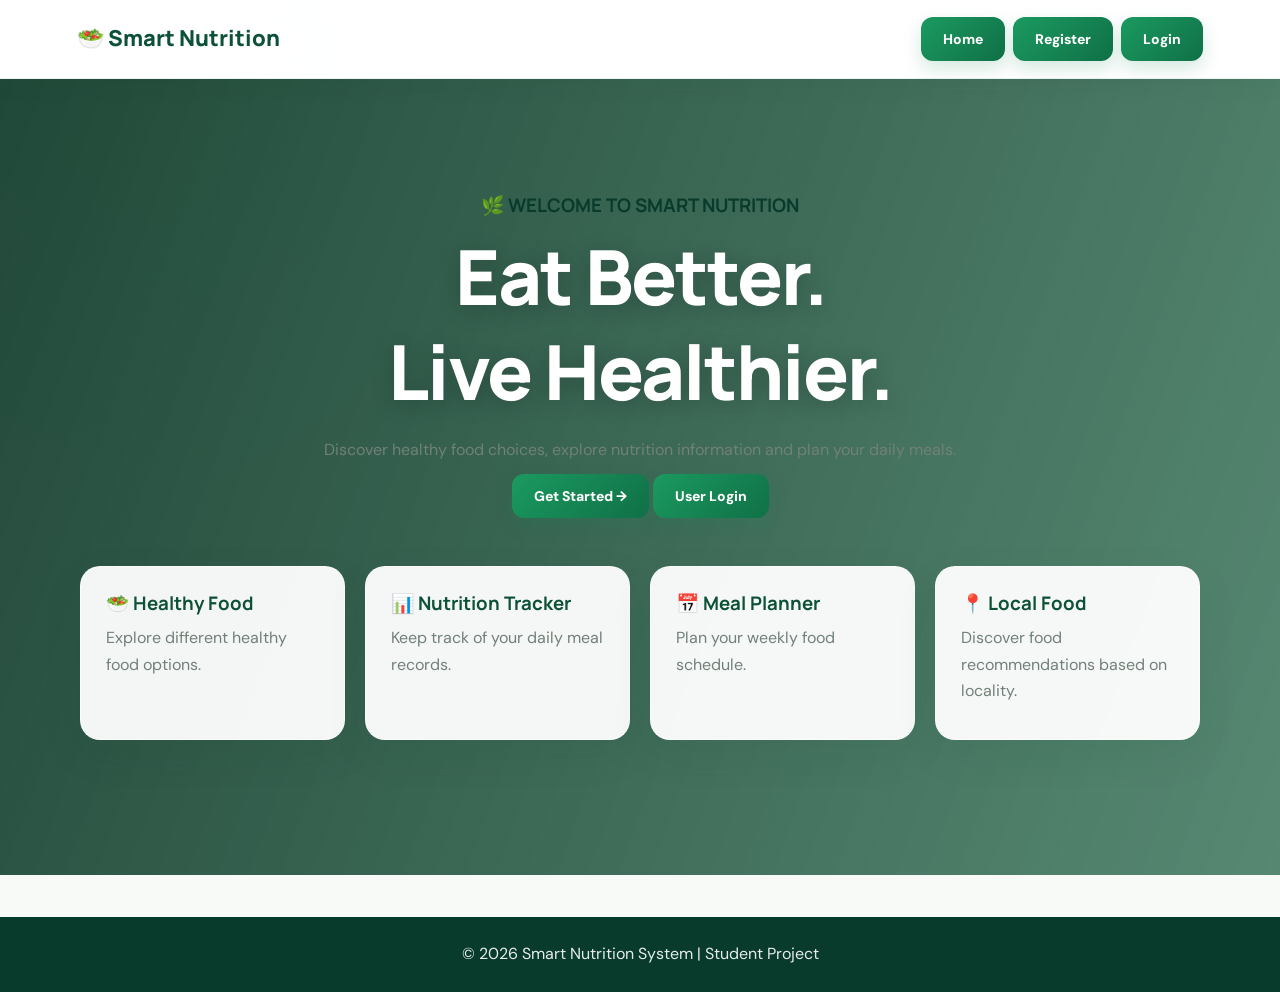
<file: index.html>
<!DOCTYPE html>
<html lang="en">
<head>
    <meta charset="UTF-8">
    <meta name="viewport" content="width=device-width, initial-scale=1.0">

    <title>Smart Nutrition System</title>

    <link rel="stylesheet" href="style.css">
</head>

<body>

<!-- NAVIGATION -->
<header>
    <h2>🥗 Smart Nutrition</h2>

    <nav>
        <button onclick="showPage('home')">Home</button>
        <button onclick="showPage('register')">Register</button>
        <button onclick="showPage('login')">Login</button>
    </nav>
</header>

<main>

<!-- HOME PAGE -->
<section id="home" class="page">

    <div class="home-content">
        <h3>🌿 WELCOME TO SMART NUTRITION</h3>

        <h1>Eat Better.<br>Live Healthier.</h1>

        <p>
            Discover healthy food choices, explore nutrition
            information and plan your daily meals.
        </p>

        <button onclick="showPage('register')">
            Get Started →
        </button>

        <button onclick="showPage('login')">
            User Login
        </button>
    </div>

    <div class="cards">
        <div class="card">
            <h3>🥗 Healthy Food</h3>
            <p>Explore different healthy food options.</p>
        </div>

        <div class="card">
            <h3>📊 Nutrition Tracker</h3>
            <p>Keep track of your daily meal records.</p>
        </div>

        <div class="card">
            <h3>📅 Meal Planner</h3>
            <p>Plan your weekly food schedule.</p>
        </div>

        <div class="card">
            <h3>📍 Local Food</h3>
            <p>Discover food recommendations based on locality.</p>
        </div>
    </div>

</section>


<!-- REGISTER PAGE -->
<section id="register" class="page hidden auth-page">

    <div class="auth-layout">

        <div class="auth-copy">
            <p class="auth-tag">🌿 SMART NUTRITION SYSTEM</p>

            <h1>Let's Get<br>Started!</h1>

            <p>
                Create your account and discover a healthier
                lifestyle with smart food recommendations.
            </p>

            <div class="auth-benefits">
                <p>🥗 Healthy food recommendations</p>
                <p>📊 Daily nutrition tracking</p>
                <p>📅 Smart meal planning</p>
            </div>
        </div>

        <div class="auth-card">

            <h2>Create Account</h2>
            <p class="auth-subtitle">Sign up to get started</p>

            <form id="registerForm">

                <label>Full Name</label>
                <input id="name" type="text"
                    placeholder="Enter your full name" required>

                <label>Email Address</label>
                <input id="email" type="email"
                    placeholder="Enter your email" required>

                <label>Password</label>
                <input id="password" type="password"
                    placeholder="Create password"
                    required minlength="6">

                <label>Age</label>
                <input id="age" type="number"
                    placeholder="Enter your age"
                    required min="1" max="120">
                <!-- HEIGHT -->
<div class="form-group">
    <label for="height">Height (cm)</label>
    <input
        type="number"
        id="height"
        placeholder="Enter your height in cm"
        min="1"
        step="0.1"
        required
    >
</div>

<!-- WEIGHT -->
<div class="form-group">
    <label for="weight">Weight (kg)</label>
    <input
        type="number"
        id="weight"
        placeholder="Enter your weight in kg"
        min="1"
        step="0.1"
        required
    >
</div>

                <label>Your Locality</label>
                <input id="locality" type="text"
                    placeholder="Enter your locality" required>

                <label>Food Preference</label>
                <select id="food" required>
                    <option value="">Select Food Preference</option>
                    <option value="Vegetarian">Vegetarian</option>
                    <option value="Non-Vegetarian">Non-Vegetarian</option>
                    <option value="Both">Both</option>
                </select>

                <button type="submit">Create Account →</button>

            </form>

            <p class="auth-switch">
                Already have an account?
                <a href="#" onclick="showPage('login'); return false;">
                    Login
                </a>
            </p>

        </div>

    </div>

</section>


<!-- LOGIN PAGE -->
<section id="login" class="page hidden auth-page">

    <div class="auth-layout">

        <div class="auth-copy">
            <p class="auth-tag">🌿 SMART NUTRITION SYSTEM</p>

            <h1>Welcome<br>Back!</h1>

            <p>
                Your healthy lifestyle journey continues here.
                Login to explore your nutrition dashboard.
            </p>

            <div class="auth-benefits">
                <p>🥗 Discover healthy foods</p>
                <p>📊 Track your daily meals</p>
                <p>🌱 Build healthy food habits</p>
            </div>
        </div>

        <div class="auth-card">

            <h2>Welcome Back</h2>
            <p class="auth-subtitle">Login to your account</p>

            <form id="loginForm">

                <label>Email Address</label>
                <input id="loginEmail" type="email"
                    placeholder="Enter your email" required>

                <label>Password</label>
                <input id="loginPassword" type="password"
                    placeholder="Enter your password" required>

                <button type="submit">Login →</button>

            </form>

            <p class="auth-switch">
                Don't have an account?
                <a href="#" onclick="showPage('register'); return false;">
                    Register
                </a>
            </p>

        </div>

    </div>

</section>


<!-- USER DASHBOARD -->
<section id="dashboard" class="page hidden">

    <div class="dashboard-header">
        <h2 id="welcomeUser">Welcome!</h2>
        <p>Your Smart Nutrition Dashboard</p>
    </div>

    <h2>👤 My Information</h2>

    <div class="cards">

        <div class="card">
            <h3>👤 My Profile</h3>
            <p id="profileDetails"></p>
        </div>

        <div class="card">
            <h3>🍎 Food Preference</h3>
            <p id="foodPreference"></p>
        </div>

        <div class="card">
            <h3>📍 My Locality</h3>
            <p id="userLocality"></p>
        </div>

    </div>

    <h2>🍽️ Today's Meal Suggestions</h2>

    <div class="cards">

        <div class="card">
            <h3>🌅 Breakfast</h3>
            <p>Idli, Sambar and Fruits</p>
        </div>

        <div class="card">
            <h3>☀️ Lunch</h3>
            <p>Rice, Vegetables and Dal</p>
        </div>

        <div class="card">
            <h3>🌆 Evening</h3>
            <p>Seasonal Fruits and Nuts</p>
        </div>

        <div class="card">
            <h3>🌙 Dinner</h3>
            <p>Chapati and Vegetable Curry</p>
        </div>

    </div>

    <h2>🚀 Explore Features</h2>

    <div class="dashboard-actions">

        <a href="food.html" class="btn">
            🍎 Food Recommendations
        </a>

        <a href="profile.html" class="btn">
            👤 My Profile
        </a>

        <a href="tracker.html" class="btn">
            📅 Daily Food Tracker
        </a>

        <a href="analytics.html" class="btn">
            📊 Nutrition Analytics
        </a>

        <a href="about.html" class="btn">
            About Us
        </a>

        <a href="contact.html" class="btn">
            Contact Us
        </a>

        <a href="admin.html" class="btn">
            ⚙️ Admin Panel
        </a>

    </div>

    <button onclick="logout()">Logout</button>

</section>

</main>

<!-- FOOTER -->
<footer>
    <p>© 2026 Smart Nutrition System | Student Project</p>
</footer>

<!-- JAVASCRIPT -->
<script src="script.js"></script>

</body>
</html>
</file>
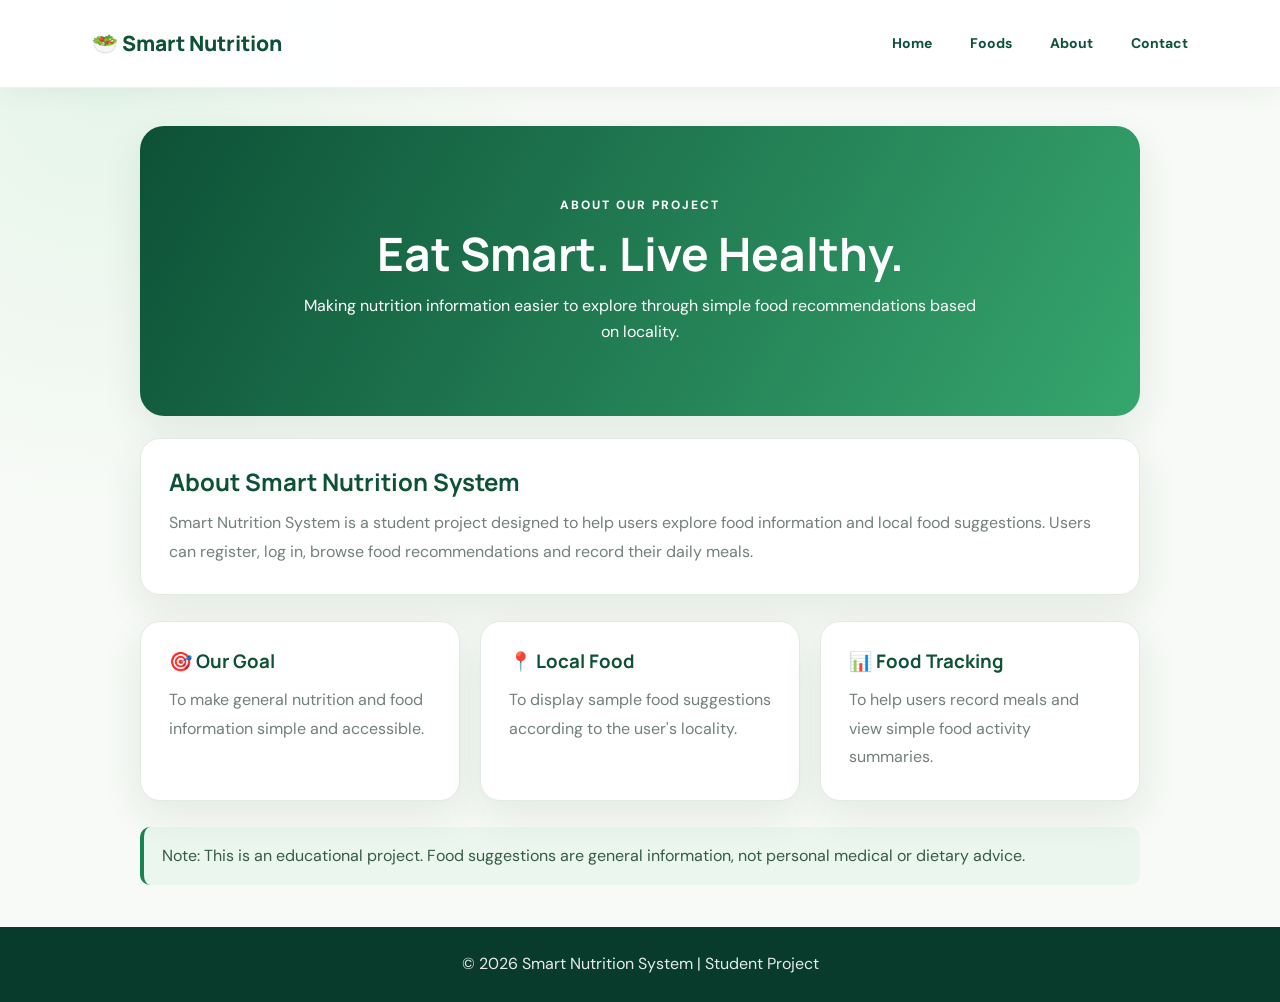
<file: about.html>
<!DOCTYPE html>
<html lang="en">
<head>
    <link rel="stylesheet" href="style.css">
    <meta charset="UTF-8">
    <meta name="viewport" content="width=device-width, initial-scale=1.0">
    <title>About Us | Smart Nutrition System</title>
    <link rel="stylesheet" href="style.css">
</head>
<body>

    <header class="site-header">
        <a class="brand" href="index.html">🥗 Smart Nutrition</a>
        <nav class="site-nav">
            <a href="index.html">Home</a>
            <a href="food.html">Foods</a>
            <a href="about.html">About</a>
            <a href="contact.html">Contact</a>
        </nav>
    </header>

    <main class="info-page">
        <section class="info-hero">
            <p class="eyebrow">ABOUT OUR PROJECT</p>
            <h1>Eat Smart. Live Healthy.</h1>
            <p>Making nutrition information easier to explore through simple food recommendations based on locality.</p>
        </section>

        <section class="info-card">
            <h2>About Smart Nutrition System</h2>
            <p>
                Smart Nutrition System is a student project designed to help users
                explore food information and local food suggestions. Users can
                register, log in, browse food recommendations and record their
                daily meals.
            </p>
        </section>

        <section class="info-grid">
            <article class="info-card">
                <h3>🎯 Our Goal</h3>
                <p>To make general nutrition and food information simple and accessible.</p>
            </article>

            <article class="info-card">
                <h3>📍 Local Food</h3>
                <p>To display sample food suggestions according to the user's locality.</p>
            </article>

            <article class="info-card">
                <h3>📊 Food Tracking</h3>
                <p>To help users record meals and view simple food activity summaries.</p>
            </article>
        </section>

        <p class="notice">
            Note: This is an educational project. Food suggestions are general
            information, not personal medical or dietary advice.
        </p>
    </main>

    <footer class="site-footer">
        <p>© 2026 Smart Nutrition System | Student Project</p>
    </footer>

</body>
</html>
</file>
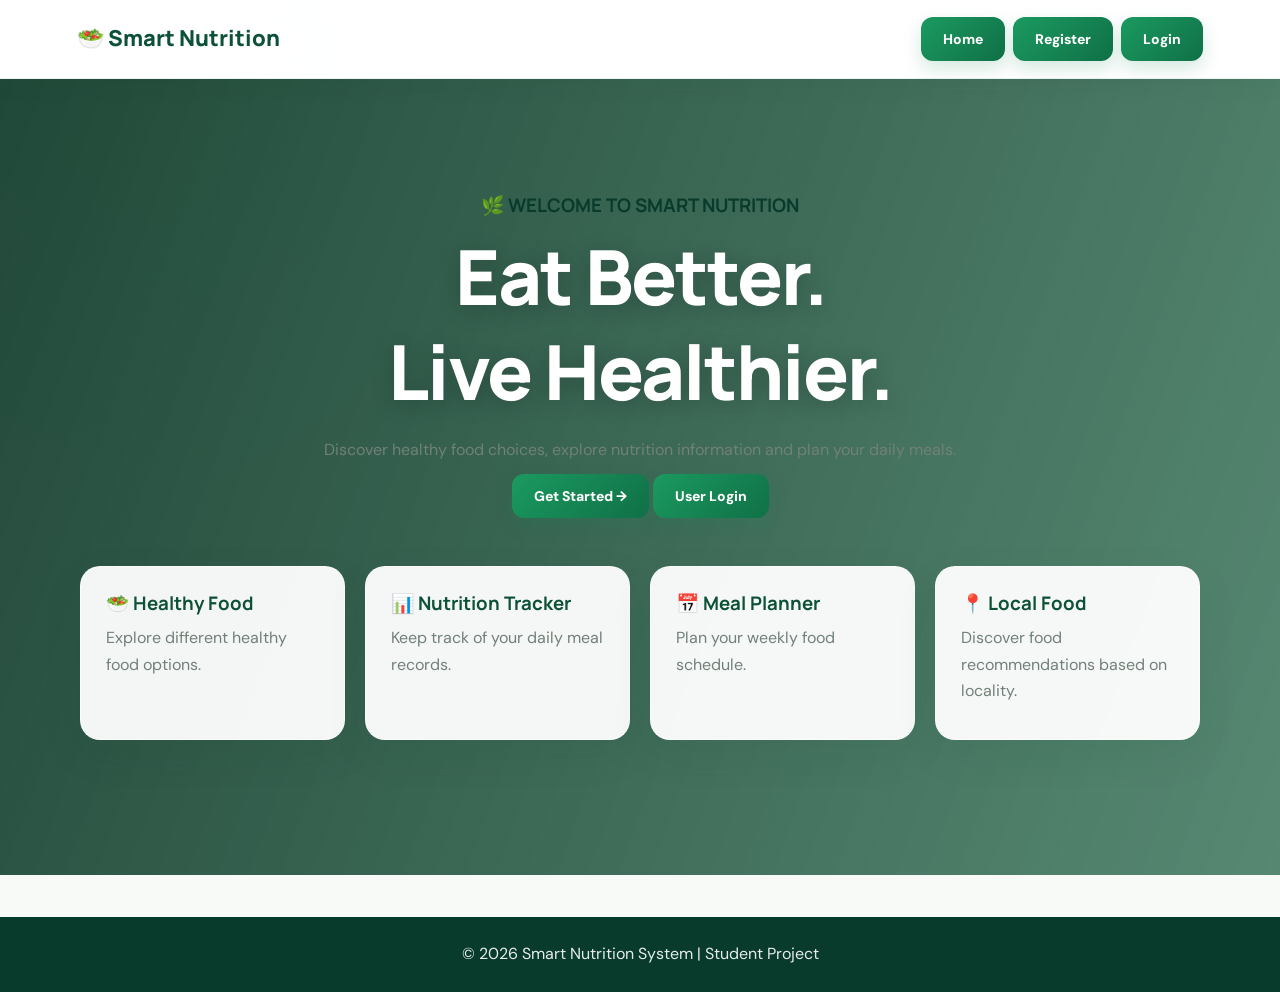
<file: admin.html>
<!DOCTYPE html>
<html lang="en">
<head>
    <link rel="stylesheet" href="style.css">
    <title>Admin Panel - Smart Nutrition</title>
    <link rel="stylesheet" href="style.css">
</head>

<section class="admin-section">
    <h2>👥 User Management</h2>

    <p>Total Registered Users: <strong id="totalUsers">0</strong></p>

    <div style="overflow-x:auto;">
        <table border="1" cellpadding="10"
            cellspacing="0" width="100%">
            <thead>
                <tr>
                    <th>Name</th>
                    <th>Email</th>
                    <th>Age</th>
                    <th>Locality</th>
                    <th>Food Preference</th>
                </tr>
            </thead>
            <tbody id="userManagementTable"></tbody>
        </table>
    </div>
    


</section>



<script>
function loadAdminManagement() {
    const users = JSON.parse(
        localStorage.getItem("users") || "[]"
    );

    document.getElementById("totalUsers").textContent =
        users.length;

    const table = document.getElementById("userManagementTable");
    table.replaceChildren();

    users.forEach(user => {
        const row = document.createElement("tr");

        [user.name, user.email, user.age,
         user.locality, user.foodPreference].forEach(value => {
            const cell = document.createElement("td");
            cell.textContent = value || "-";
            row.appendChild(cell);
        });

        table.appendChild(row);
    });

    displayContactMessages();
}

function displayContactMessages() {
    const messages = JSON.parse(
        localStorage.getItem("contactMessages") || "[]"
    );

    document.getElementById("totalMessages").textContent =
        messages.length;

    const container =
        document.getElementById("contactMessagesList");

    container.replaceChildren();

    if (messages.length === 0) {
        container.textContent = "No messages found.";
        return;
    }

    messages.forEach((message, index) => {
        const card = document.createElement("div");
        card.className = "message-card";

        const name = document.createElement("h3");
        name.textContent = message.name;

        const email = document.createElement("p");
        email.textContent = "Email: " + message.email;

        const subject = document.createElement("p");
        subject.textContent = "Subject: " + message.subject;

        const content = document.createElement("p");
        content.textContent = "Message: " + message.message;

        const deleteButton = document.createElement("button");
        deleteButton.textContent = "Delete Message";
        deleteButton.className = "delete-message";

        deleteButton.onclick = function() {
            deleteContactMessage(index);
        };

        card.append(name, email, subject, content, deleteButton);
        container.appendChild(card);
    });
}

function deleteContactMessage(index) {
    const messages = JSON.parse(
        localStorage.getItem("contactMessages") || "[]"
    );

    messages.splice(index, 1);

    localStorage.setItem(
        "contactMessages",
        JSON.stringify(messages)
    );

    displayContactMessages();
}

loadAdminManagement();
</script><body>

<header>
    <h2>🥗 Smart Nutrition Admin</h2>
    <a href="index.html" style="color:white">Home</a>
</header>

<section class="page">
    <h1>Admin Dashboard</h1>

    <div class="card">
        <h2>Registered Users</h2>
        <h1 id="userCount">0</h1>
    </div>

    <h2>Add New Food</h2>

    <form id="foodForm">
        <input id="foodName" placeholder="Food Name" required>

        <select id="foodCategory">
            <option value="Vegetarian">Vegetarian</option>
            <option value="Non-Vegetarian">Non-Vegetarian</option>
        </select>

        <input id="foodDescription"
        placeholder="Food Description" required>

        <button type="submit">Add Food</button>
    </form>

    <h2>Food Management</h2>
    <div id="adminFoodList"></div>

    <h2>Registered Users</h2>
    <div id="adminUserList"></div>
</section>

<script>
const ADMIN_USER = "admin";
const ADMIN_PASSWORD = "admin123";

if (sessionStorage.getItem("adminLoggedIn") !== "yes") {
    const username = prompt("Admin Username:");
    const password = prompt("Admin Password:");

    if (username !== ADMIN_USER || password !== ADMIN_PASSWORD) {
        alert("Invalid Admin Login");
        window.location.href = "index.html";
    } else {
        sessionStorage.setItem("adminLoggedIn", "yes");
    }
}

function getFoods() {
    return JSON.parse(localStorage.getItem("foods")) || [];
}

function displayAdminData() {
    const users = JSON.parse(localStorage.getItem("users")) || [];
    const foods = getFoods();

    document.getElementById("userCount").innerText = users.length;

    document.getElementById("adminUserList").innerHTML =
        users.map(u => `<p>${u.name} - ${u.email}</p>`).join("");

    document.getElementById("adminFoodList").innerHTML =
        foods.map((f, i) => `
            <div class="card">
                <h3>${f.name}</h3>
                <p>${f.category}</p>
                <p>${f.description}</p>
                <button onclick="deleteFood(${i})">Delete</button>
            </div>
        `).join("");
}

document.getElementById("foodForm").addEventListener("submit", function(e) {
    e.preventDefault();

    const foods = getFoods();

    foods.push({
        name: document.getElementById("foodName").value,
        category: document.getElementById("foodCategory").value,
        description: document.getElementById("foodDescription").value
    });

    localStorage.setItem("foods", JSON.stringify(foods));

    this.reset();
    displayAdminData();
});

function deleteFood(index) {
    const foods = getFoods();
    foods.splice(index, 1);

    localStorage.setItem("foods", JSON.stringify(foods));
    displayAdminData();
}

displayAdminData();
</script>

</body>
</html>
</file>
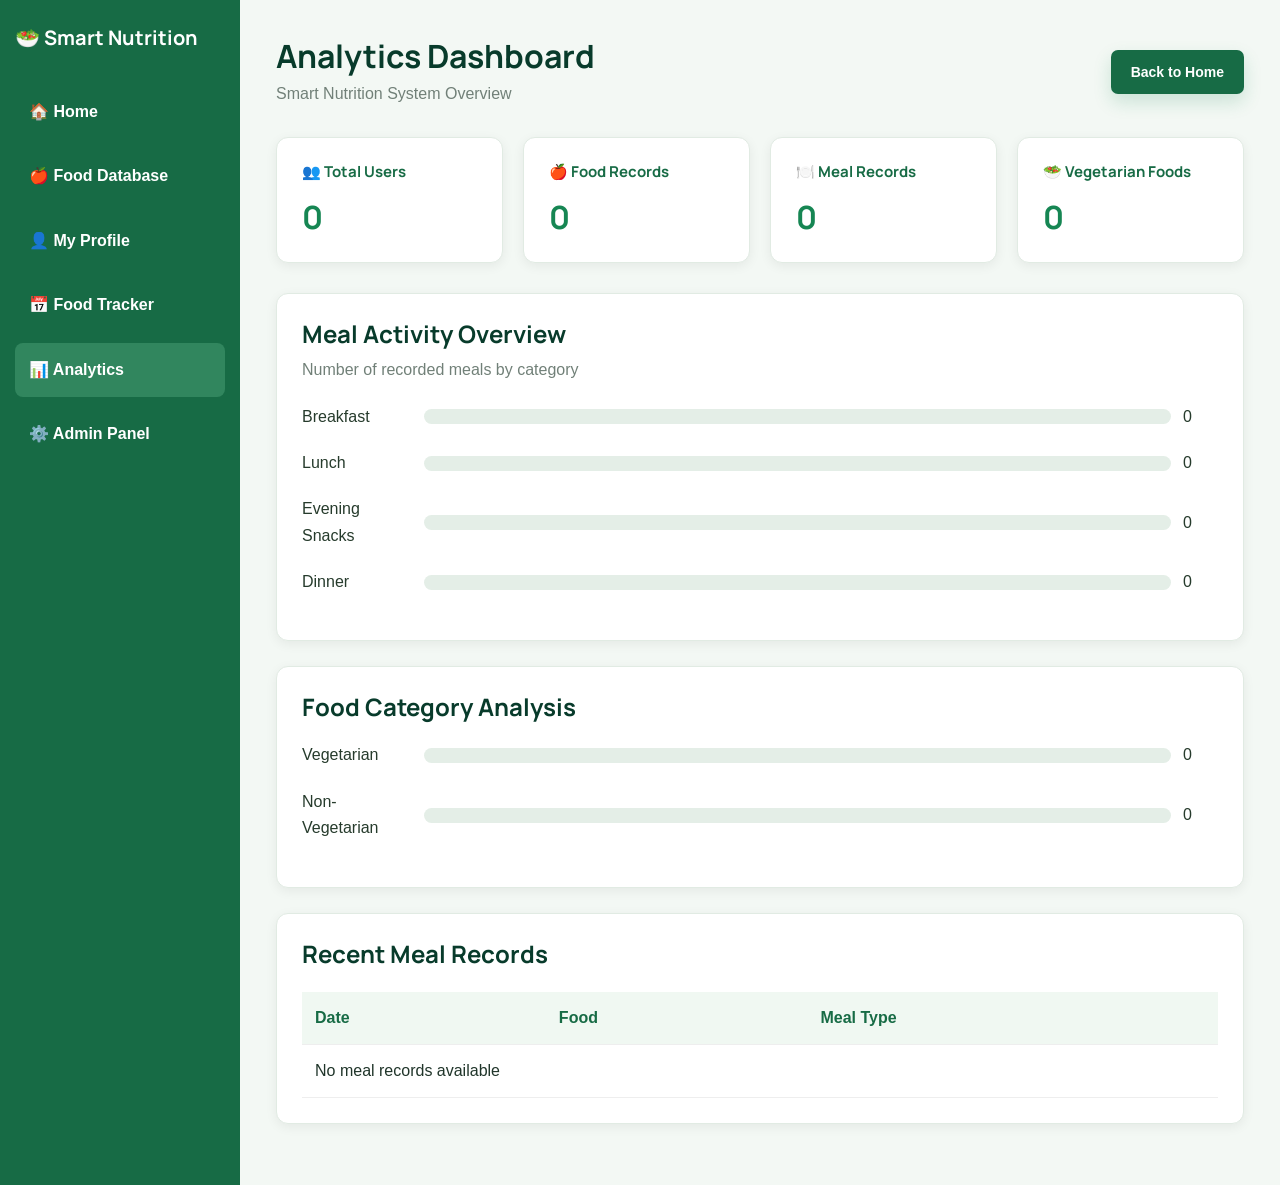
<file: analytics.html>
<!DOCTYPE html>
<html lang="en">
<head>
    <link rel="stylesheet" href="style.css">
<meta charset="UTF-8">
<meta name="viewport" content="width=device-width, initial-scale=1.0">
<title>Nutrition Analytics Dashboard</title>

<style>
* {
    margin: 0;
    padding: 0;
    box-sizing: border-box;
}

body {
    font-family: Arial, sans-serif;
    background: #f3f8f4;
    color: #263b2c;
}

.layout {
    display: flex;
    min-height: 100vh;
}

.sidebar {
    width: 240px;
    background: #176b45;
    color: white;
    padding: 25px 15px;
    flex-shrink: 0;
}

.sidebar h2 {
    margin-bottom: 35px;
}

.sidebar a {
    display: block;
    padding: 14px;
    color: white;
    text-decoration: none;
    border-radius: 8px;
    margin-bottom: 10px;
}

.sidebar a:hover,
.sidebar a.active {
    background: #31865e;
}

main {
    flex: 1;
    padding: 30px;
    min-width: 0;
}

.topbar {
    display: flex;
    justify-content: space-between;
    flex-wrap: wrap;
    gap: 15px;
    margin-bottom: 30px;
}

.stats {
    display: grid;
    grid-template-columns: repeat(auto-fit, minmax(180px, 1fr));
    gap: 20px;
    margin-bottom: 30px;
}

.stat-card {
    background: white;
    padding: 25px;
    border-radius: 12px;
    box-shadow: 0 3px 12px #00000010;
}

.stat-card h3 {
    color: #176b45;
    margin-bottom: 15px;
}

.stat-card h1 {
    font-size: 32px;
}

.panel {
    background: white;
    padding: 25px;
    border-radius: 12px;
    margin-bottom: 25px;
    box-shadow: 0 3px 12px #00000010;
}

.bar-row {
    display: grid;
    grid-template-columns: 110px 1fr 35px;
    gap: 12px;
    align-items: center;
    margin: 20px 0;
}

.bar {
    height: 15px;
    background: #e4eee7;
    border-radius: 20px;
    overflow: hidden;
}

.bar-fill {
    height: 100%;
    background: #24915e;
    border-radius: 20px;
}

table {
    width: 100%;
    border-collapse: collapse;
    margin-top: 15px;
}

th, td {
    padding: 13px;
    text-align: left;
    border-bottom: 1px solid #eee;
}

th {
    color: #176b45;
}

button {
    padding: 11px 20px;
    border: none;
    border-radius: 7px;
    background: #176b45;
    color: white;
    cursor: pointer;
}

@media(max-width: 700px) {
    .layout {
        flex-direction: column;
    }

    .sidebar {
        width: 100%;
    }

    main {
        padding: 15px;
    }

    .bar-row {
        grid-template-columns: 90px 1fr 25px;
    }

    .table-container {
        overflow-x: auto;
    }
}
</style>
</head>

<body>

<div class="layout">

<aside class="sidebar">
    <h2>🥗 Smart Nutrition</h2>

    <a href="index.html">🏠 Home</a>
    <a href="food.html">🍎 Food Database</a>
    <a href="profile.html">👤 My Profile</a>
    <a href="tracker.html">📅 Food Tracker</a>
    <a href="analytics.html" class="active">📊 Analytics</a>
    <a href="admin.html">⚙️ Admin Panel</a>
</aside>

<main>

<div class="topbar">
    <div>
        <h1>Analytics Dashboard</h1>
        <p>Smart Nutrition System Overview</p>
    </div>

    <button onclick="location.href='index.html'">
        Back to Home
    </button>
</div>

<div class="stats">

    <div class="stat-card">
        <h3>👥 Total Users</h3>
        <h1 id="totalUsers">0</h1>
    </div>

    <div class="stat-card">
        <h3>🍎 Food Records</h3>
        <h1 id="totalFoods">0</h1>
    </div>

    <div class="stat-card">
        <h3>🍽️ Meal Records</h3>
        <h1 id="totalMeals">0</h1>
    </div>

    <div class="stat-card">
        <h3>🥗 Vegetarian Foods</h3>
        <h1 id="vegFoods">0</h1>
    </div>

</div>

<div class="panel">
    <h2>Meal Activity Overview</h2>
    <p>Number of recorded meals by category</p>

    <div id="mealChart"></div>
</div>

<div class="panel">
    <h2>Food Category Analysis</h2>
    <div id="foodChart"></div>
</div>

<div class="panel">
    <h2>Recent Meal Records</h2>

    <div class="table-container">
        <table>
            <thead>
                <tr>
                    <th>Date</th>
                    <th>Food</th>
                    <th>Meal Type</th>
                </tr>
            </thead>
            <tbody id="mealTable"></tbody>
        </table>
    </div>
</div>

</main>
</div>

<script>

const users =
    JSON.parse(localStorage.getItem("users")) || [];

const foods =
    JSON.parse(localStorage.getItem("foods")) || [];

const meals =
    JSON.parse(localStorage.getItem("mealRecords")) || [];

// TOTAL COUNTS

document.getElementById("totalUsers").innerText =
    users.length;

document.getElementById("totalFoods").innerText =
    foods.length;

document.getElementById("totalMeals").innerText =
    meals.length;

document.getElementById("vegFoods").innerText =
    foods.filter(f => f.category === "Vegetarian").length;


// MEAL CHART

const mealTypes = [
    "Breakfast",
    "Lunch",
    "Evening Snacks",
    "Dinner"
];

const mealChart = document.getElementById("mealChart");

mealTypes.forEach(type => {

    const count = meals.filter(
        meal => meal.type === type
    ).length;

    const percentage = meals.length
        ? (count / meals.length) * 100
        : 0;

    const row = document.createElement("div");
    row.className = "bar-row";

    const label = document.createElement("span");
    label.textContent = type;

    const bar = document.createElement("div");
    bar.className = "bar";

    const fill = document.createElement("div");
    fill.className = "bar-fill";
    fill.style.width = percentage + "%";

    bar.appendChild(fill);

    const number = document.createElement("span");
    number.textContent = count;

    row.append(label, bar, number);
    mealChart.appendChild(row);
});


// FOOD CATEGORY CHART

const foodTypes = ["Vegetarian", "Non-Vegetarian"];

const foodChart = document.getElementById("foodChart");

foodTypes.forEach(type => {

    const count = foods.filter(
        food => food.category === type
    ).length;

    const percentage = foods.length
        ? count / foods.length * 100
        : 0;

    const row = document.createElement("div");
    row.className = "bar-row";

    const label = document.createElement("span");
    label.textContent = type;

    const bar = document.createElement("div");
    bar.className = "bar";

    const fill = document.createElement("div");
    fill.className = "bar-fill";
    fill.style.width = percentage + "%";

    bar.appendChild(fill);

    const number = document.createElement("span");
    number.textContent = count;

    row.append(label, bar, number);
    foodChart.appendChild(row);
});


// RECENT MEAL TABLE

const mealTable = document.getElementById("mealTable");

meals.slice().reverse().slice(0, 10).forEach(meal => {

    const row = document.createElement("tr");

    [meal.date, meal.name, meal.type].forEach(value => {
        const cell = document.createElement("td");
        cell.textContent = value;
        row.appendChild(cell);
    });

    mealTable.appendChild(row);
});

if (meals.length === 0) {
    mealTable.innerHTML =
        "<tr><td colspan='3'>No meal records available</td></tr>";
}

</script>

</body>
</html>
</file>
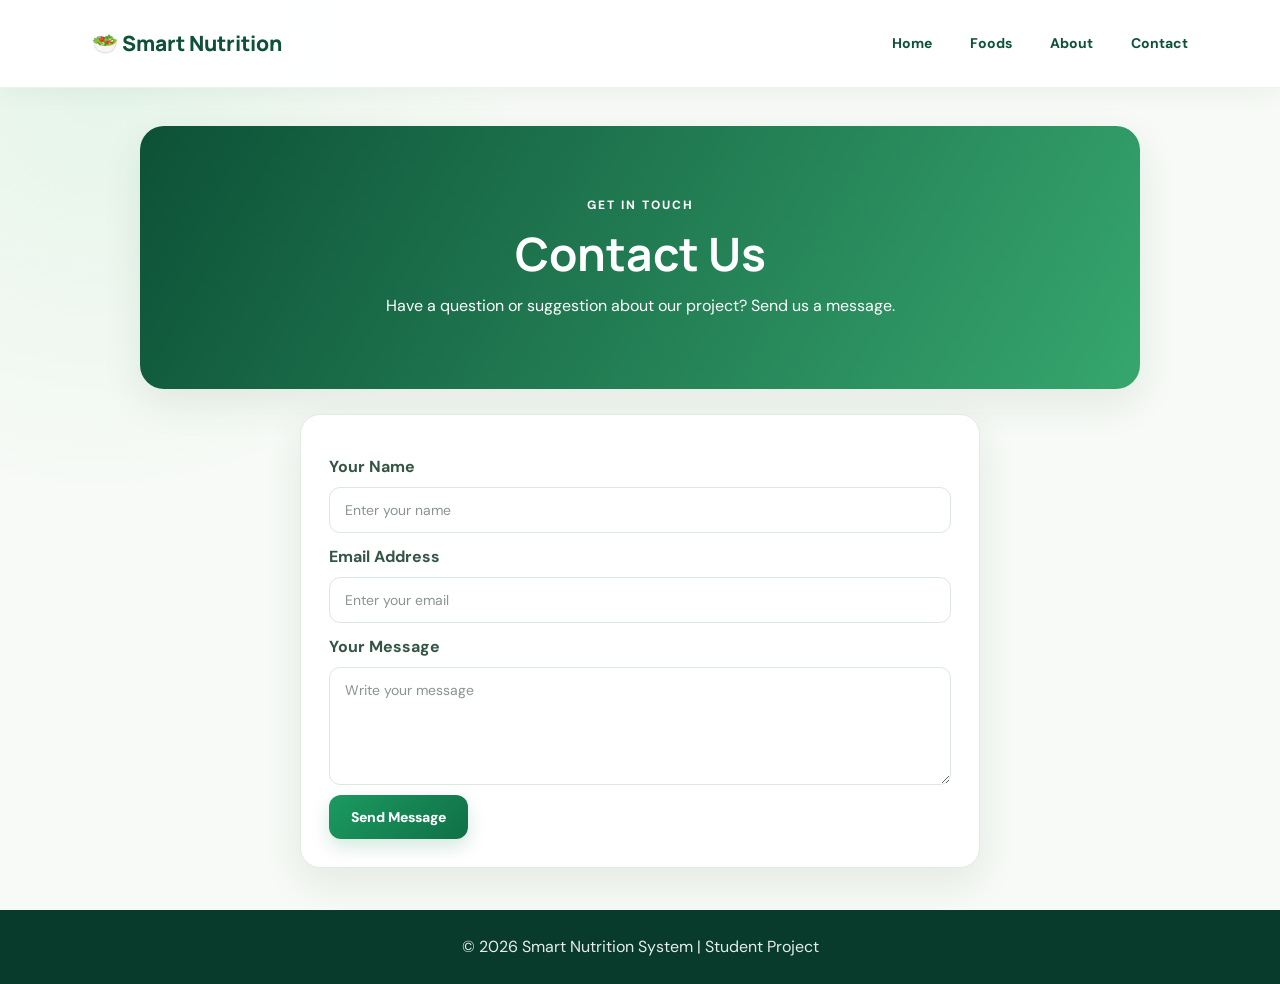
<file: contact.html>
<!DOCTYPE html>
<html lang="en">
<head>
    <meta charset="UTF-8">
    <meta name="viewport" content="width=device-width, initial-scale=1.0">
    <title>Contact Us | Smart Nutrition System</title>
    <link rel="stylesheet" href="style.css">
<link rel="stylesheet" href="style.css">
</head>
<body>

    <header class="site-header">
        <a class="brand" href="index.html">🥗 Smart Nutrition</a>
        <nav class="site-nav">
            <a href="index.html">Home</a>
            <a href="food.html">Foods</a>
            <a href="about.html">About</a>
            <a href="contact.html">Contact</a>
        </nav>
    </header>

    <main class="info-page">
        <section class="info-hero">
            <p class="eyebrow">GET IN TOUCH</p>
            <h1>Contact Us</h1>
            <p>Have a question or suggestion about our project? Send us a message.</p>
        </section>

        <section class="info-card contact-card">
            <form id="contactForm">
                <label for="contactName">Your Name</label>
                <input type="text" id="contactName" required placeholder="Enter your name">

                <label for="contactEmail">Email Address</label>
                <input type="email" id="contactEmail" required placeholder="Enter your email">

                <label for="contactMessage">Your Message</label>
                <textarea id="contactMessage" rows="5" required
                    placeholder="Write your message"></textarea>

                <button type="submit">Send Message</button>
                <p id="contactStatus" role="status"></p>
            </form>
        </section>
    </main>

    <footer class="site-footer">
        <p>© 2026 Smart Nutrition System | Student Project</p>
    </footer>

    <script>
        document.getElementById("contactForm").addEventListener("submit", function(event) {
            event.preventDefault();

            const message = {
                name: document.getElementById("contactName").value.trim(),
                email: document.getElementById("contactEmail").value.trim(),
                message: document.getElementById("contactMessage").value.trim(),
                date: new Date().toLocaleString()
            };

            const messages = JSON.parse(localStorage.getItem("contactMessages") || "[]");
            messages.push(message);
            localStorage.setItem("contactMessages", JSON.stringify(messages));

            document.getElementById("contactStatus").textContent =
                "Your message has been saved in this browser.";
            this.reset();
        });
    </script>

</body>
</html>
</file>
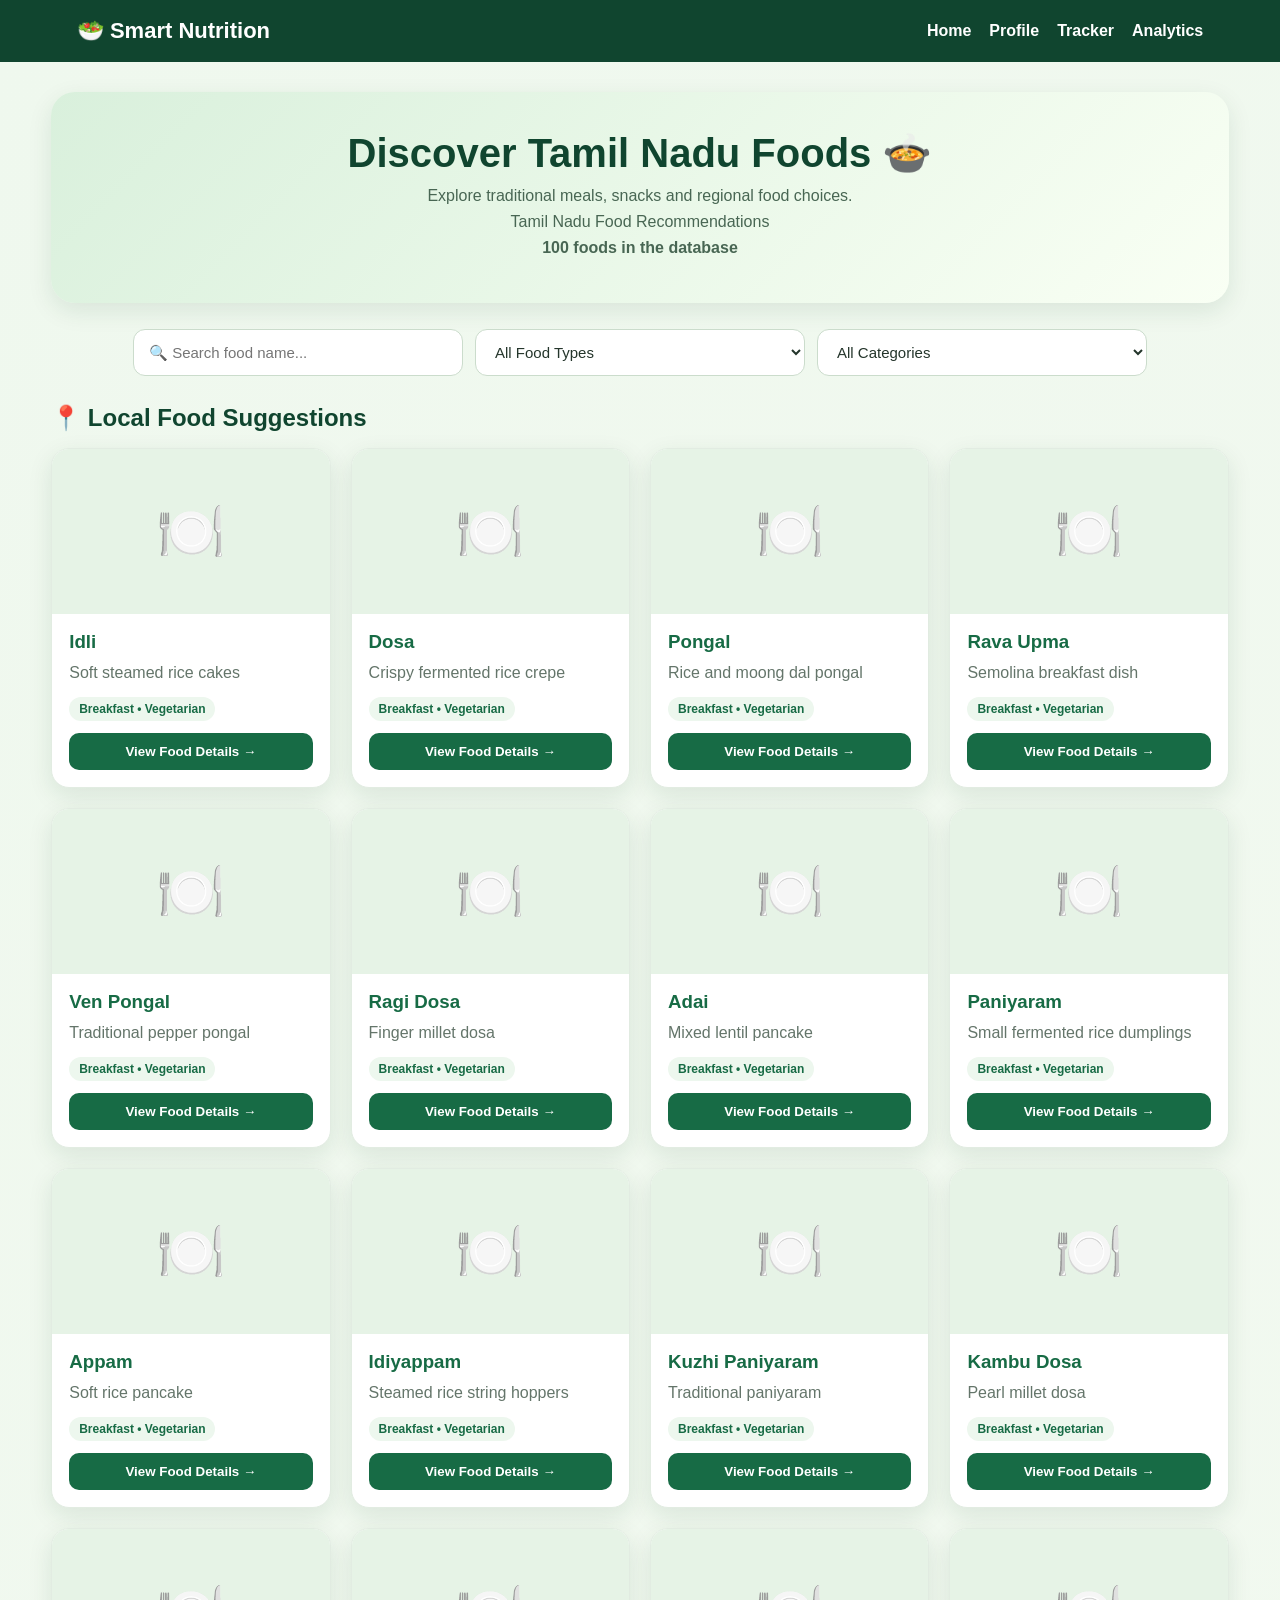
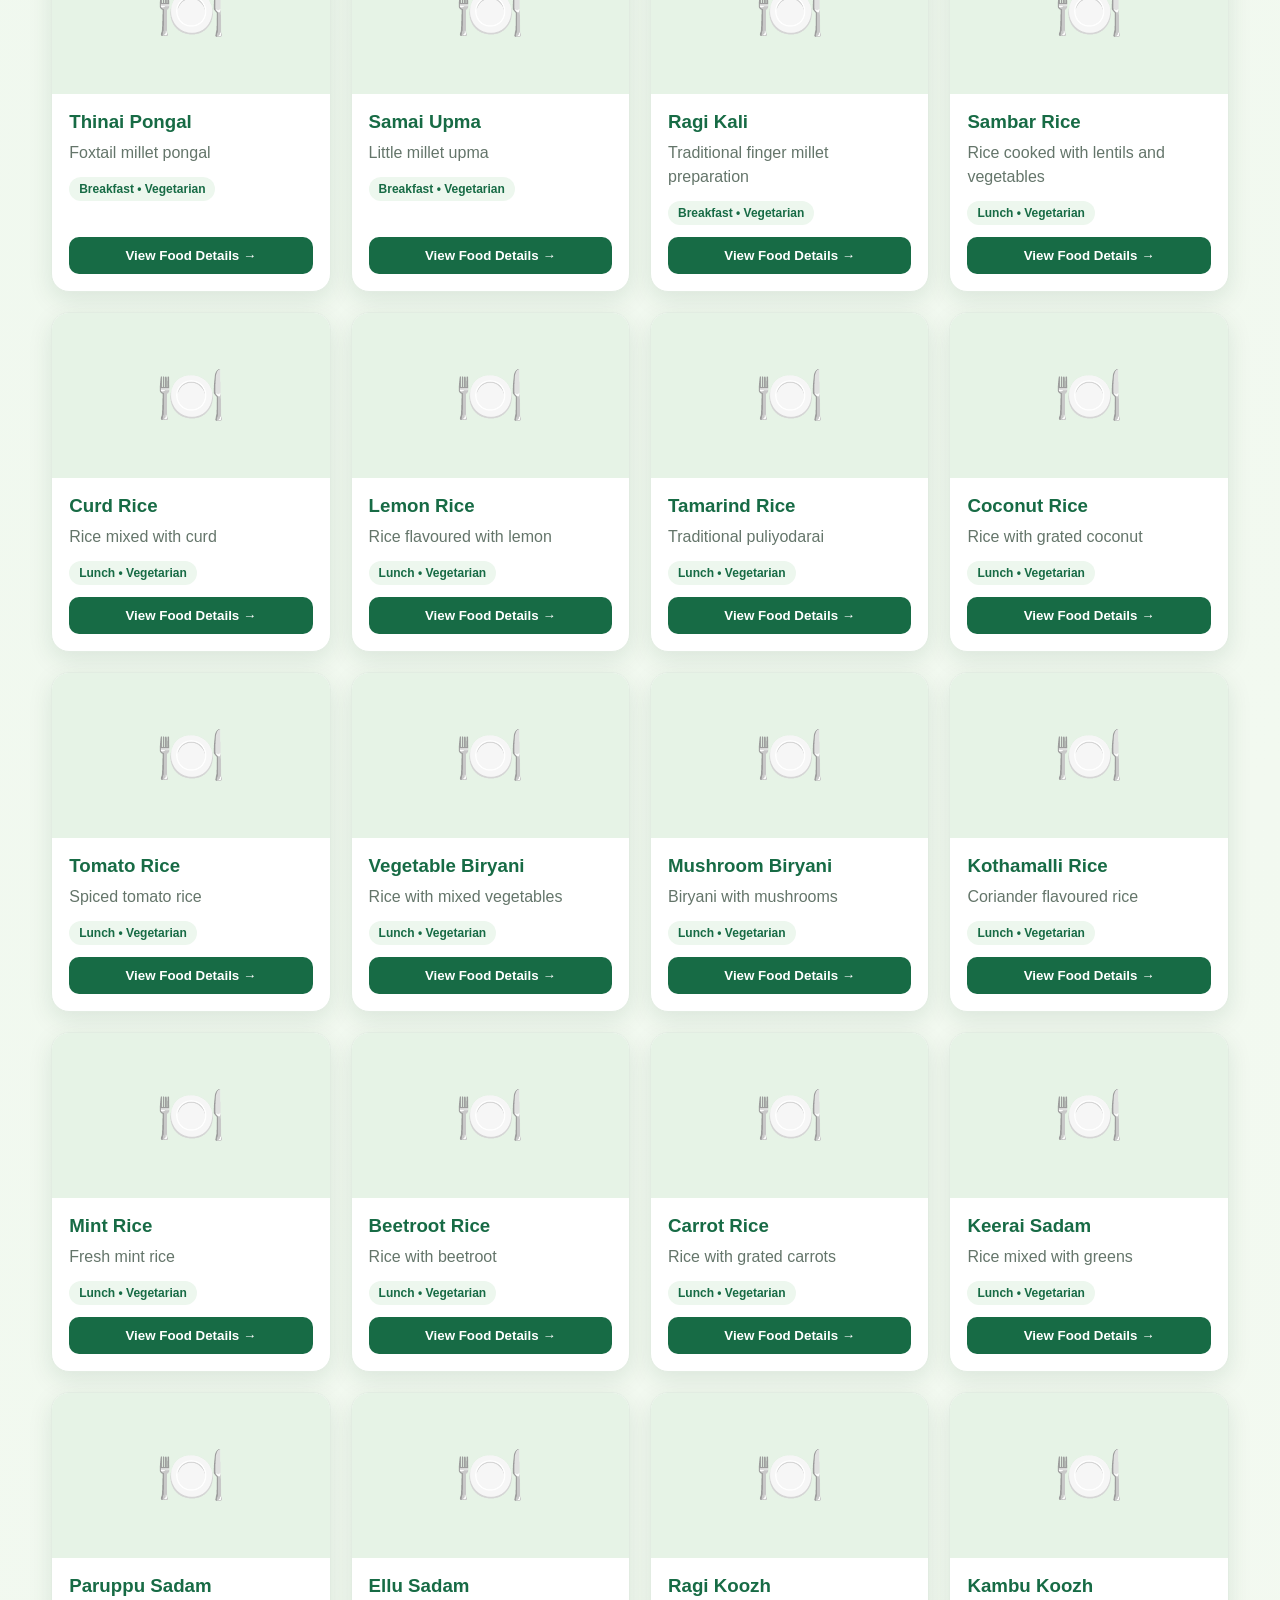
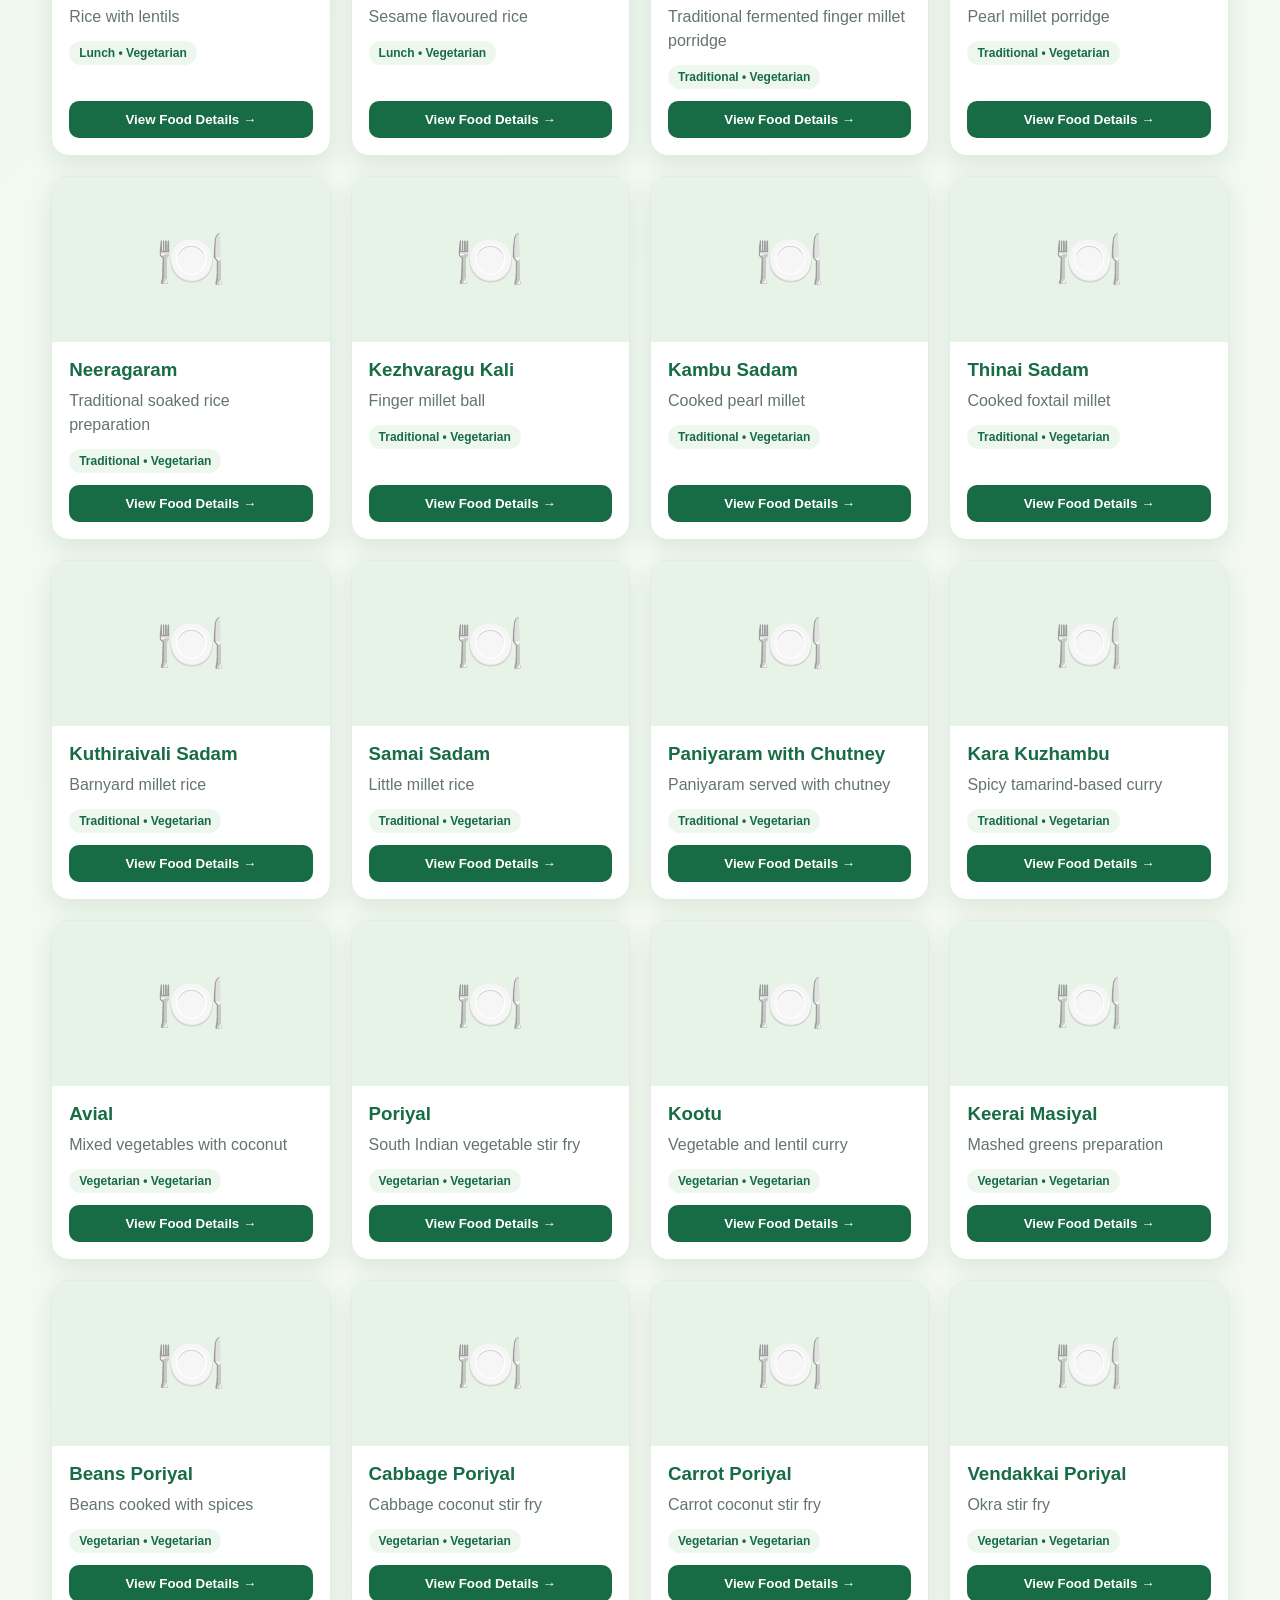
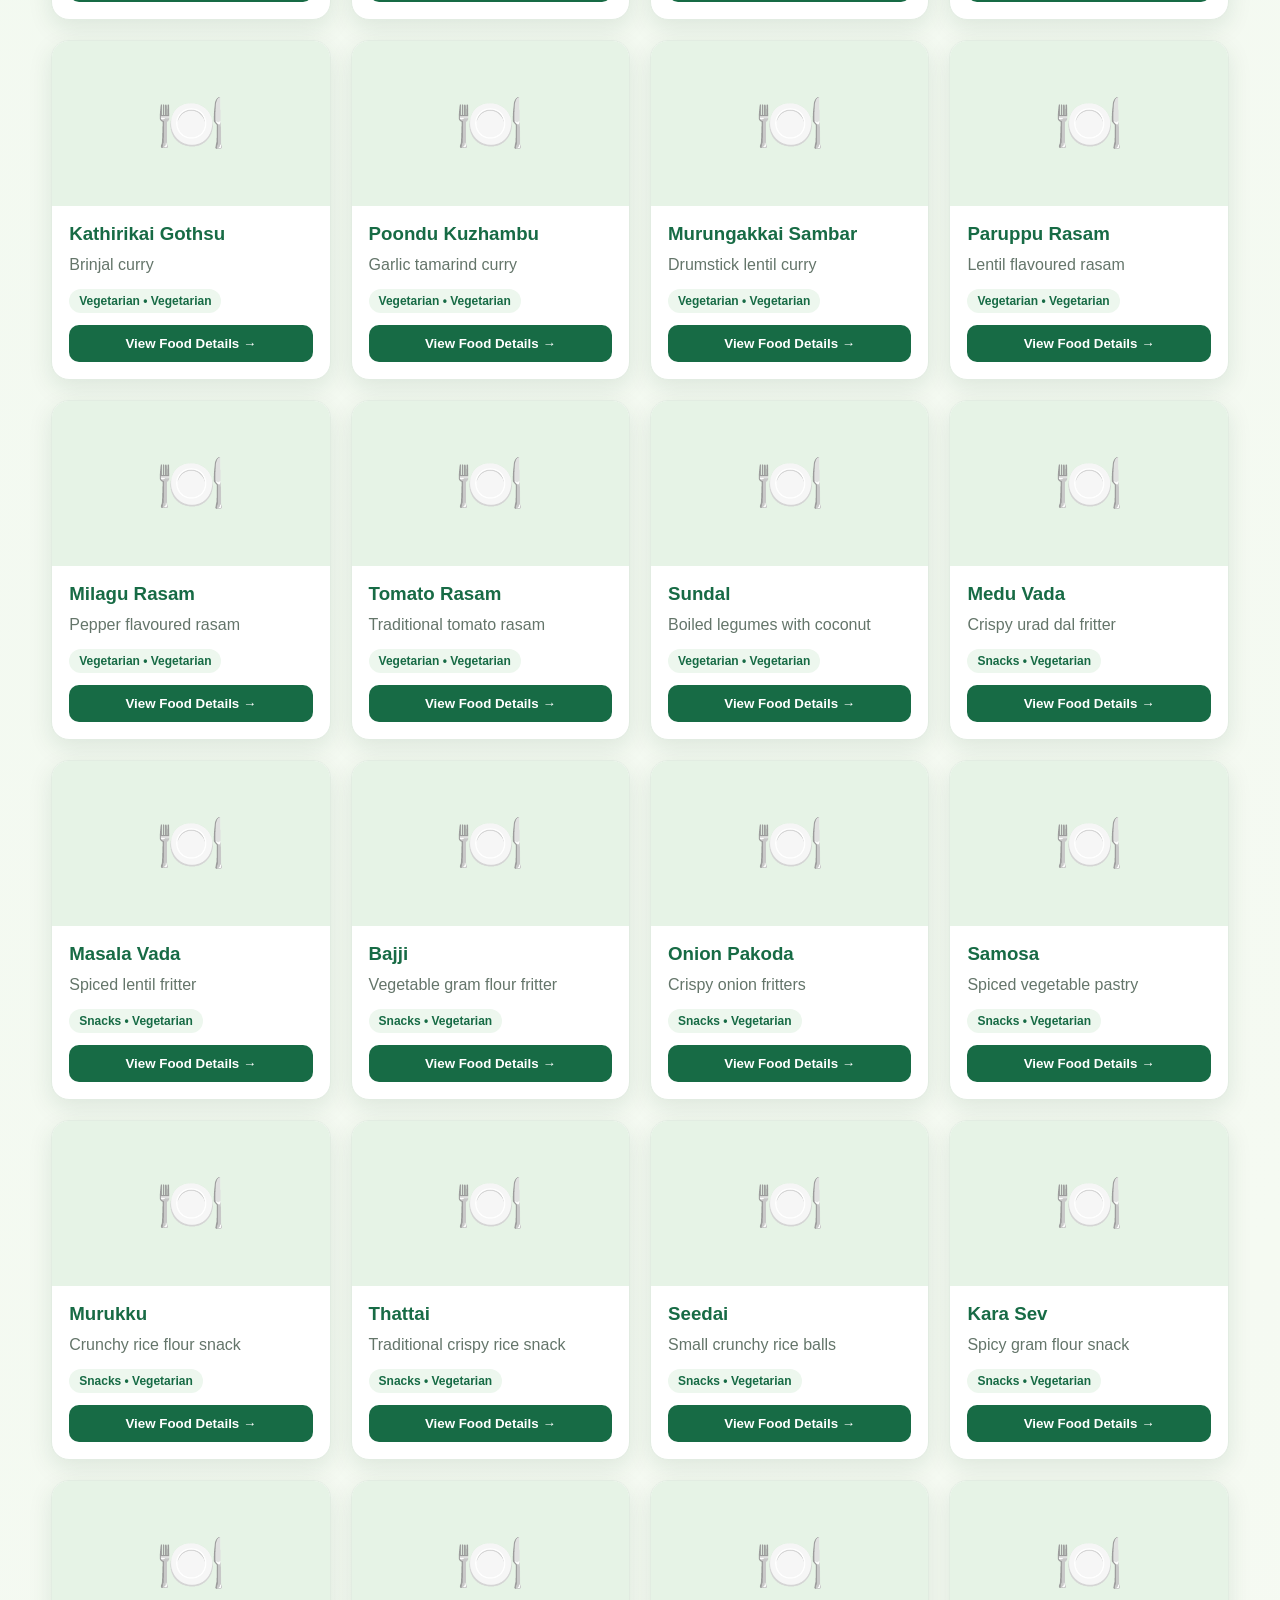
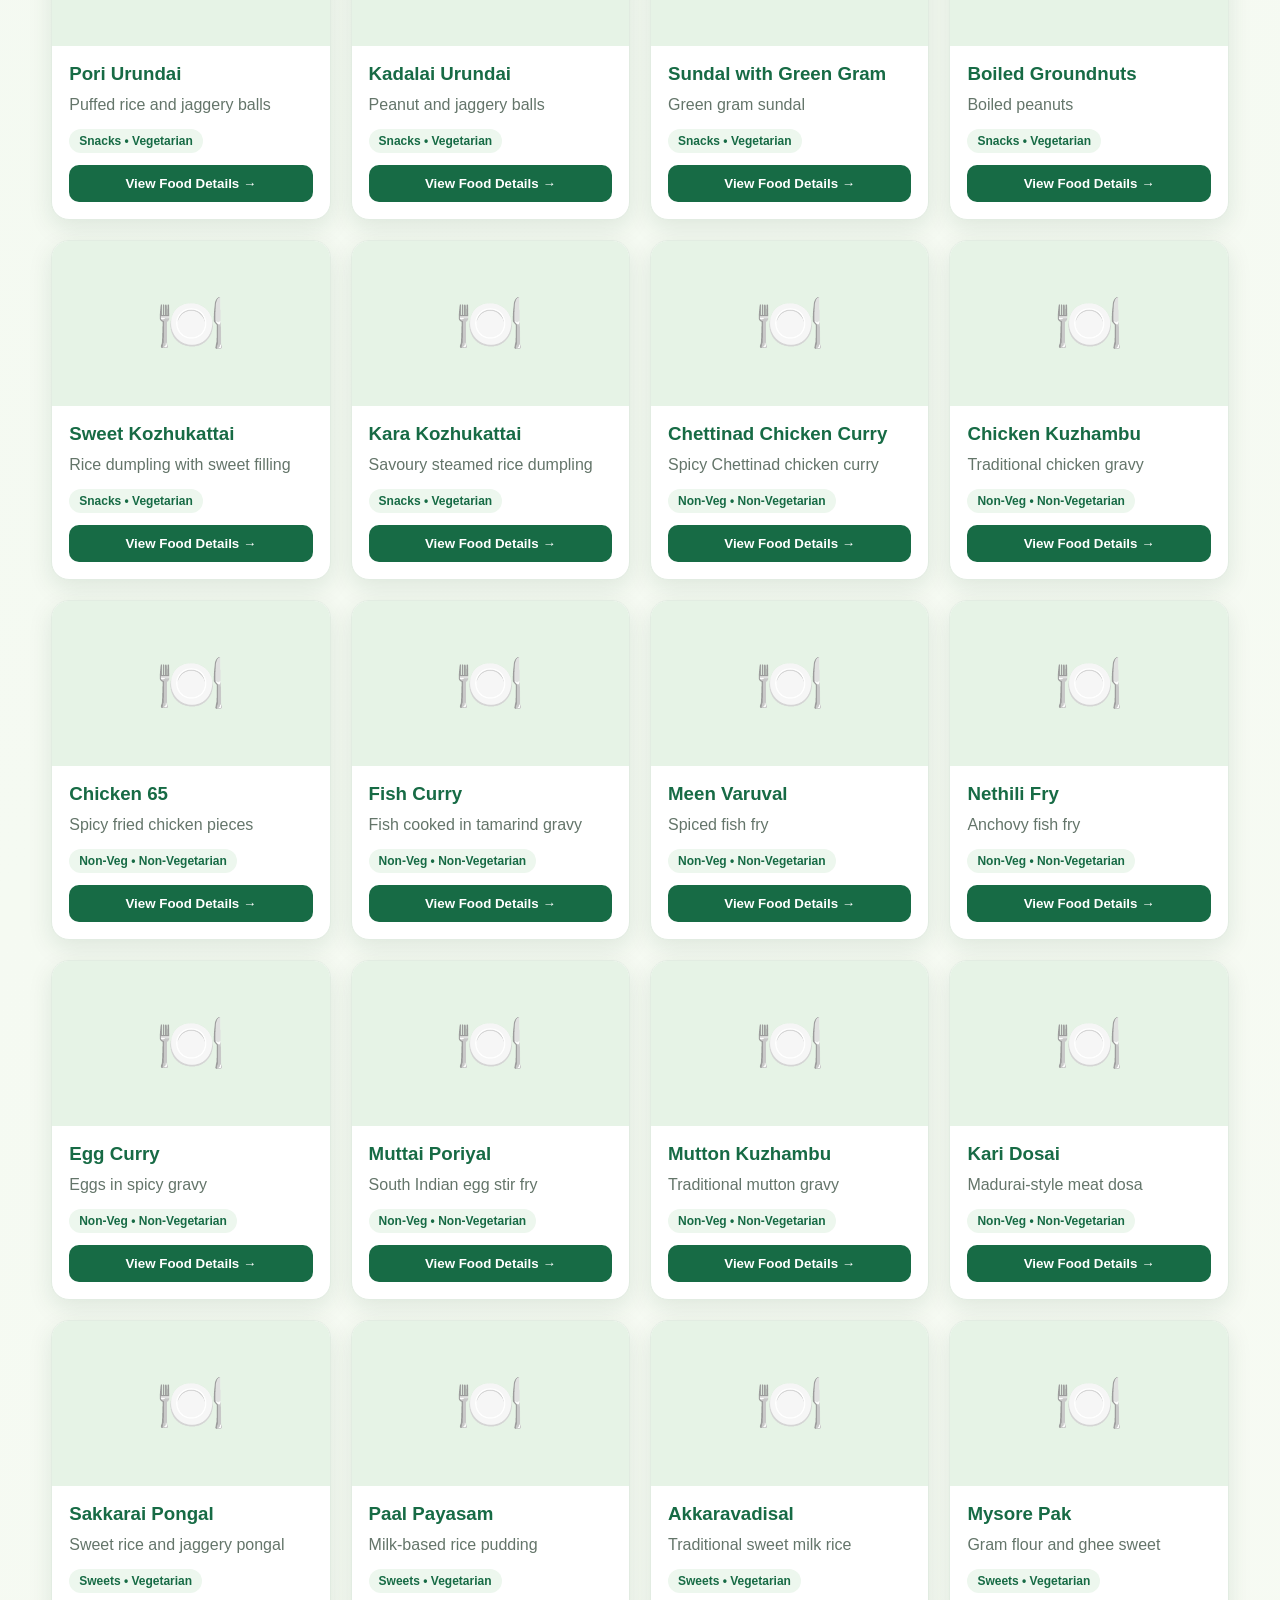
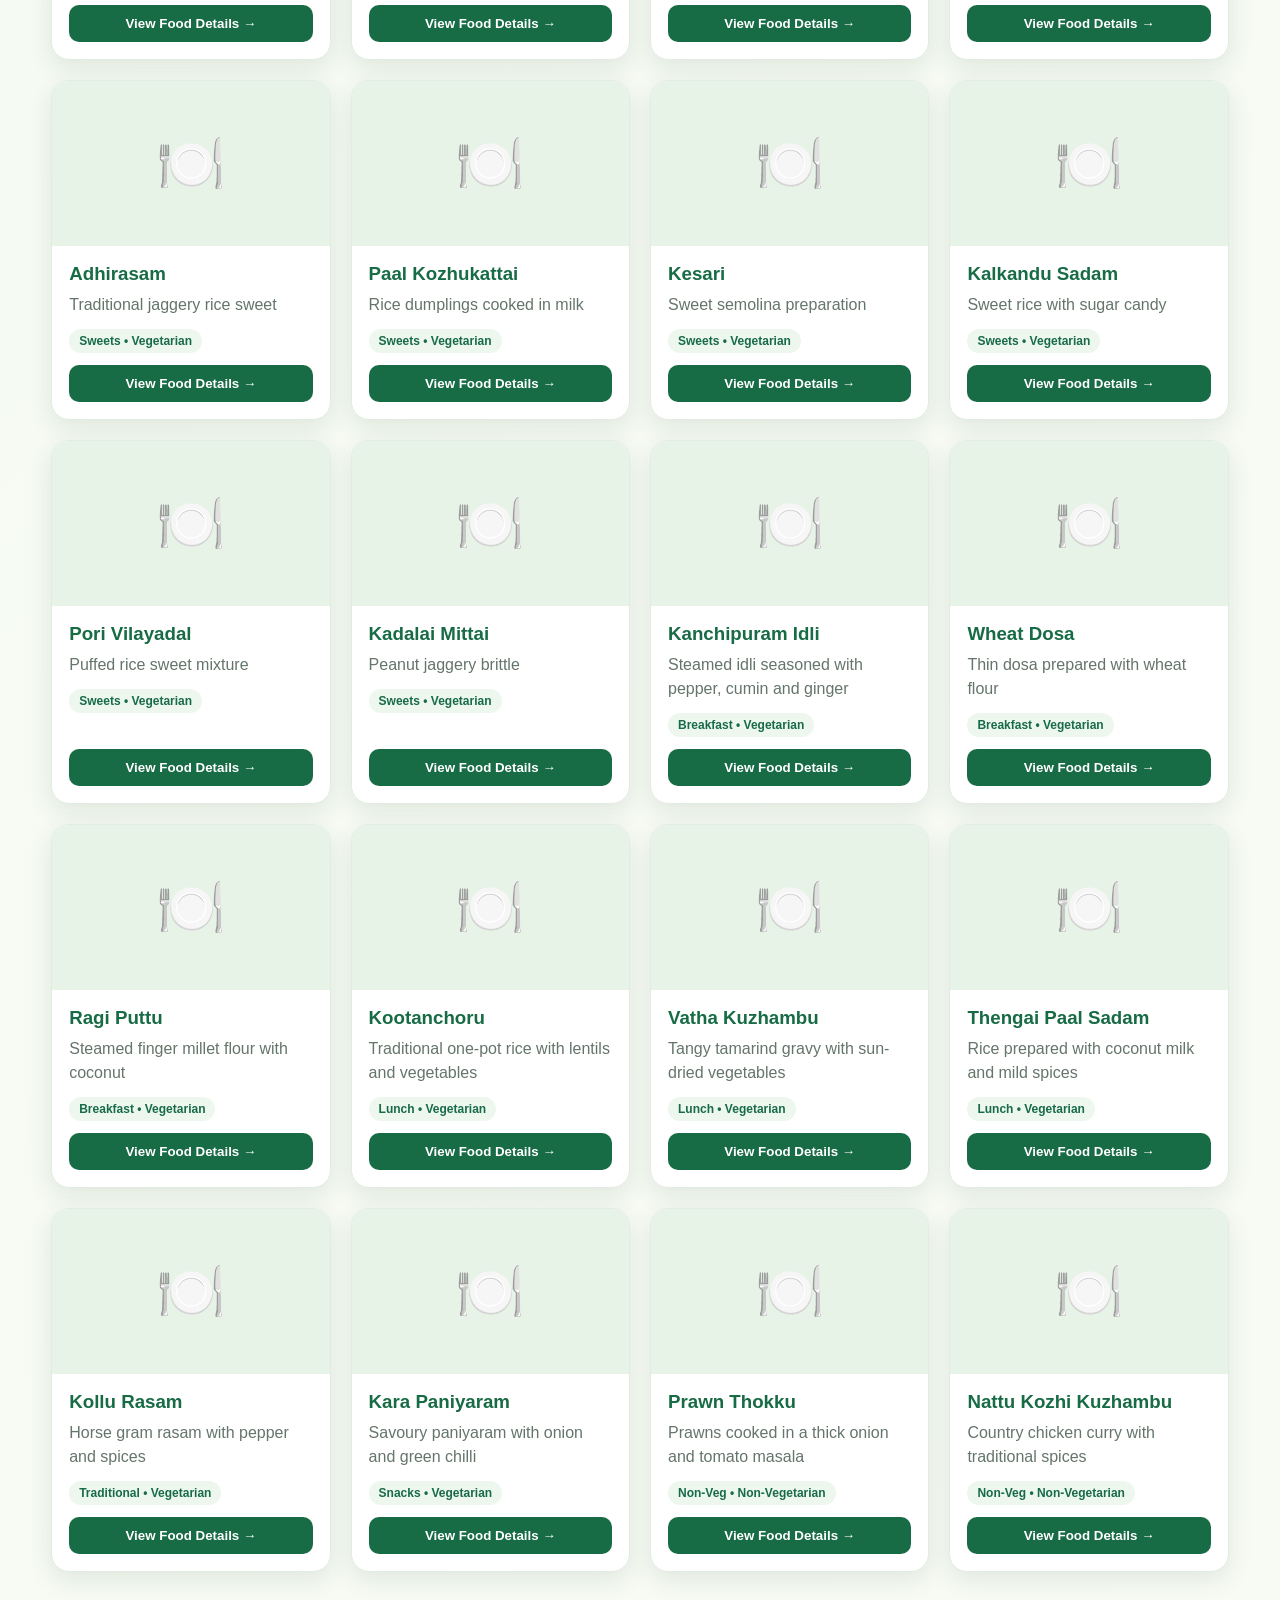
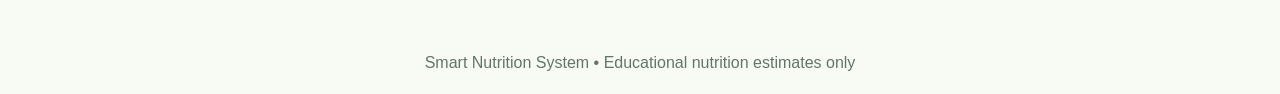
<file: food.html>
<!DOCTYPE html>
<html lang="en">
<head>
<meta charset="UTF-8">
<meta name="viewport" content="width=device-width, initial-scale=1.0">
<title>Smart Nutrition - Tamil Nadu Food Database</title>
<style>
:root {
  --green:#176b45; --dark:#10452f; --light:#edf7ee; --text:#24352b;
  --muted:#64756a; --white:#fff; --shadow:0 8px 24px rgba(20,70,40,.10);
}
* { box-sizing:border-box; }
body {
  margin:0; font-family:Arial, sans-serif; color:var(--text);
  background:linear-gradient(135deg,#eff8ee,#f8fbf4); min-height:100vh;
}
header {
  background:var(--dark); color:white; padding:18px 6%;
  display:flex; justify-content:space-between; align-items:center; gap:16px; flex-wrap:wrap;
}
header h2 { margin:0; font-size:22px; }
nav { display:flex; gap:18px; flex-wrap:wrap; }
nav a { color:white; text-decoration:none; font-weight:600; }
nav a:hover { text-decoration:underline; }
main { width:min(1200px,92%); margin:30px auto 60px; }
.hero {
  padding:38px 25px; border-radius:24px; text-align:center;
  background:linear-gradient(135deg,#d9f0dc,#f9fff4); box-shadow:var(--shadow);
}
.hero h1 { color:var(--dark); margin:0 0 10px; font-size:clamp(27px,4vw,40px); }
.hero p { color:#486653; margin:8px 0; }
.count { font-weight:700; color:var(--green); }
.controls {
  display:flex; justify-content:center; gap:12px; flex-wrap:wrap; margin:26px 0;
}
.controls input,.controls select {
  width:min(330px,100%); padding:13px 15px; border:1px solid #cbdccc;
  border-radius:12px; background:white; color:var(--text); font-size:15px;
}
.section-title { margin:28px 0 16px; color:var(--dark); }
.food-grid {
  display:grid; grid-template-columns:repeat(auto-fit,minmax(230px,1fr)); gap:20px;
}
.food-card {
  background:white; border:1px solid #e2ece2; border-radius:18px;
  overflow:hidden; box-shadow:var(--shadow); display:flex; flex-direction:column;
  transition:transform .2s ease;
}
.food-card:hover { transform:translateY(-4px); }
.food-photo {
  height:165px; background:#e6f3e6; display:grid; place-items:center;
  position:relative; overflow:hidden;
}
.food-photo .fallback { font-size:56px; }
.food-photo img {
  width:100%; height:100%; object-fit:cover; position:absolute; inset:0;
}
.food-info { padding:17px; display:flex; flex-direction:column; flex:1; }
.food-info h3 { color:var(--green); margin:0 0 8px; }
.food-info p { color:var(--muted); line-height:1.5; margin:0 0 12px; }
.tag {
  display:inline-block; width:max-content; max-width:100%; border-radius:20px;
  padding:5px 10px; background:var(--light); color:var(--green);
  font-size:12px; font-weight:700; margin-bottom:12px;
}
.details-btn {
  margin-top:auto; border:0; border-radius:10px; padding:11px 14px;
  color:white; background:var(--green); font-weight:700; cursor:pointer;
}
.details-btn:hover { background:var(--dark); }
#noFoods { display:none; text-align:center; padding:28px; color:var(--muted); }
footer { text-align:center; padding:22px; color:#63756a; }
.modal {
  display:none; position:fixed; inset:0; z-index:10; overflow:auto;
  background:rgba(0,0,0,.62); padding:25px 12px;
}
.modal-content {
  background:white; width:min(620px,100%); margin:25px auto; padding:25px;
  border-radius:20px; position:relative;
}
.close-btn {
  position:absolute; right:15px; top:12px; border:0; border-radius:9px;
  padding:6px 12px; font-size:23px; cursor:pointer; background:#eaf5eb; color:var(--dark);
}
.modal-content h2 { color:var(--green); padding-right:35px; }
.nutrition-grid { display:grid; grid-template-columns:repeat(2,1fr); gap:10px; margin-top:16px; }
.nutrition-item { background:var(--light); border-radius:12px; padding:13px; color:var(--dark); }
.nutrition-item strong { display:block; font-size:20px; margin-bottom:4px; }
@media(max-width:520px) {
  header { justify-content:center; text-align:center; }
  nav { justify-content:center; }
  .nutrition-grid { grid-template-columns:1fr 1fr; }
}
</style>
</head>
<body>
<header>
  <h2>🥗 Smart Nutrition</h2>
  <nav>
    <a href="index.html">Home</a>
    <a href="profile.html">Profile</a>
    <a href="tracker.html">Tracker</a>
    <a href="analytics.html">Analytics</a>
  </nav>
</header>

<main>
  <section class="hero">
    <h1>Discover Tamil Nadu Foods 🍲</h1>
    <p>Explore traditional meals, snacks and regional food choices.</p>
    <p id="localityMessage">Tamil Nadu Food Recommendations</p>
    <p class="count"><span id="foodCount">100</span> foods in the database</p>
  </section>

  <div class="controls">
    <input id="searchFood" type="search" placeholder="🔍 Search food name...">
    <select id="foodType">
      <option value="All">All Food Types</option>
      <option value="Vegetarian">Vegetarian</option>
      <option value="Non-Vegetarian">Non-Vegetarian</option>
    </select>
    <select id="foodCategory">
      <option value="All">All Categories</option>
      <option value="Breakfast">Breakfast</option>
      <option value="Lunch">Lunch</option>
      <option value="Traditional">Traditional</option>
      <option value="Vegetarian">Vegetarian Dishes</option>
      <option value="Snacks">Snacks</option>
      <option value="Non-Veg">Non-Vegetarian Dishes</option>
      <option value="Sweets">Sweets</option>
    </select>
  </div>

  <h2 class="section-title">📍 Local Food Suggestions</h2>
  <div class="food-grid" id="localFoodList"></div>
  <p id="noFoods">No matching foods found. Try another search or filter.</p>
</main>

<div class="modal" id="foodModal">
  <div class="modal-content">
    <button class="close-btn" id="closeModal" aria-label="Close">×</button>
    <h2 id="detailName">Food Details</h2>
    <p id="detailDescription"></p>
    <h3>Approximate Nutrition Information</h3>
    <p>Estimated values per serving. Actual values vary by recipe and portion size.</p>
    <div class="nutrition-grid">
      <div class="nutrition-item"><strong id="detailCalories">-</strong>Calories</div>
      <div class="nutrition-item"><strong id="detailProtein">-</strong>Protein (g)</div>
      <div class="nutrition-item"><strong id="detailCarbs">-</strong>Carbohydrates (g)</div>
      <div class="nutrition-item"><strong id="detailFat">-</strong>Fat (g)</div>
      <div class="nutrition-item"><strong id="detailFibre">-</strong>Fibre (g)</div>
    </div>
  </div>
</div>

<script>
const foodRows = [
["Idli","Breakfast","Soft steamed rice cakes",120,4,25,1,2,"Vegetarian"],
["Dosa","Breakfast","Crispy fermented rice crepe",168,4,28,4,2,"Vegetarian"],
["Pongal","Breakfast","Rice and moong dal pongal",210,7,34,5,3,"Vegetarian"],
["Rava Upma","Breakfast","Semolina breakfast dish",180,5,30,5,3,"Vegetarian"],
["Ven Pongal","Breakfast","Traditional pepper pongal",220,7,35,6,3,"Vegetarian"],
["Ragi Dosa","Breakfast","Finger millet dosa",150,5,25,3,4,"Vegetarian"],
["Adai","Breakfast","Mixed lentil pancake",190,9,27,5,5,"Vegetarian"],
["Paniyaram","Breakfast","Small fermented rice dumplings",160,4,27,4,2,"Vegetarian"],
["Appam","Breakfast","Soft rice pancake",140,3,29,2,1,"Vegetarian"],
["Idiyappam","Breakfast","Steamed rice string hoppers",130,3,28,1,1,"Vegetarian"],
["Kuzhi Paniyaram","Breakfast","Traditional paniyaram",170,4,28,5,2,"Vegetarian"],
["Kambu Dosa","Breakfast","Pearl millet dosa",155,5,26,3,4,"Vegetarian"],
["Thinai Pongal","Breakfast","Foxtail millet pongal",205,7,32,5,4,"Vegetarian"],
["Samai Upma","Breakfast","Little millet upma",185,5,31,4,4,"Vegetarian"],
["Ragi Kali","Breakfast","Traditional finger millet preparation",180,5,37,1,5,"Vegetarian"],
["Sambar Rice","Lunch","Rice cooked with lentils and vegetables",250,8,43,5,5,"Vegetarian"],
["Curd Rice","Lunch","Rice mixed with curd",220,6,38,5,1,"Vegetarian"],
["Lemon Rice","Lunch","Rice flavoured with lemon",230,5,40,6,2,"Vegetarian"],
["Tamarind Rice","Lunch","Traditional puliyodarai",240,5,42,6,3,"Vegetarian"],
["Coconut Rice","Lunch","Rice with grated coconut",260,5,39,9,3,"Vegetarian"],
["Tomato Rice","Lunch","Spiced tomato rice",235,5,41,6,3,"Vegetarian"],
["Vegetable Biryani","Lunch","Rice with mixed vegetables",290,7,48,8,4,"Vegetarian"],
["Mushroom Biryani","Lunch","Biryani with mushrooms",280,8,45,7,3,"Vegetarian"],
["Kothamalli Rice","Lunch","Coriander flavoured rice",225,5,39,6,3,"Vegetarian"],
["Mint Rice","Lunch","Fresh mint rice",220,5,38,6,3,"Vegetarian"],
["Beetroot Rice","Lunch","Rice with beetroot",230,5,40,5,4,"Vegetarian"],
["Carrot Rice","Lunch","Rice with grated carrots",225,5,39,5,3,"Vegetarian"],
["Keerai Sadam","Lunch","Rice mixed with greens",215,6,36,5,5,"Vegetarian"],
["Paruppu Sadam","Lunch","Rice with lentils",240,9,40,5,5,"Vegetarian"],
["Ellu Sadam","Lunch","Sesame flavoured rice",250,7,38,8,4,"Vegetarian"],
["Ragi Koozh","Traditional","Traditional fermented finger millet porridge",160,5,32,2,5,"Vegetarian"],
["Kambu Koozh","Traditional","Pearl millet porridge",150,5,30,2,4,"Vegetarian"],
["Neeragaram","Traditional","Traditional soaked rice preparation",110,3,23,1,1,"Vegetarian"],
["Kezhvaragu Kali","Traditional","Finger millet ball",180,5,37,1,5,"Vegetarian"],
["Kambu Sadam","Traditional","Cooked pearl millet",170,5,34,2,5,"Vegetarian"],
["Thinai Sadam","Traditional","Cooked foxtail millet",175,6,34,2,4,"Vegetarian"],
["Kuthiraivali Sadam","Traditional","Barnyard millet rice",165,5,32,2,4,"Vegetarian"],
["Samai Sadam","Traditional","Little millet rice",170,5,33,2,4,"Vegetarian"],
["Paniyaram with Chutney","Traditional","Paniyaram served with chutney",200,5,32,6,3,"Vegetarian"],
["Kara Kuzhambu","Traditional","Spicy tamarind-based curry",130,3,15,6,3,"Vegetarian"],
["Avial","Vegetarian","Mixed vegetables with coconut",180,5,18,9,5,"Vegetarian"],
["Poriyal","Vegetarian","South Indian vegetable stir fry",110,3,12,6,4,"Vegetarian"],
["Kootu","Vegetarian","Vegetable and lentil curry",160,7,22,5,5,"Vegetarian"],
["Keerai Masiyal","Vegetarian","Mashed greens preparation",100,5,10,4,4,"Vegetarian"],
["Beans Poriyal","Vegetarian","Beans cooked with spices",105,3,12,5,4,"Vegetarian"],
["Cabbage Poriyal","Vegetarian","Cabbage coconut stir fry",95,2,10,5,3,"Vegetarian"],
["Carrot Poriyal","Vegetarian","Carrot coconut stir fry",100,2,12,5,3,"Vegetarian"],
["Vendakkai Poriyal","Vegetarian","Okra stir fry",115,3,13,6,4,"Vegetarian"],
["Kathirikai Gothsu","Vegetarian","Brinjal curry",125,3,14,6,4,"Vegetarian"],
["Poondu Kuzhambu","Vegetarian","Garlic tamarind curry",140,3,16,7,3,"Vegetarian"],
["Murungakkai Sambar","Vegetarian","Drumstick lentil curry",150,7,21,4,5,"Vegetarian"],
["Paruppu Rasam","Vegetarian","Lentil flavoured rasam",90,5,12,2,2,"Vegetarian"],
["Milagu Rasam","Vegetarian","Pepper flavoured rasam",65,2,9,2,1,"Vegetarian"],
["Tomato Rasam","Vegetarian","Traditional tomato rasam",70,2,10,2,1,"Vegetarian"],
["Sundal","Vegetarian","Boiled legumes with coconut",160,8,22,4,6,"Vegetarian"],
["Medu Vada","Snacks","Crispy urad dal fritter",180,6,20,9,3,"Vegetarian"],
["Masala Vada","Snacks","Spiced lentil fritter",190,7,22,9,4,"Vegetarian"],
["Bajji","Snacks","Vegetable gram flour fritter",170,4,20,9,2,"Vegetarian"],
["Onion Pakoda","Snacks","Crispy onion fritters",200,5,23,10,3,"Vegetarian"],
["Samosa","Snacks","Spiced vegetable pastry",260,5,30,13,3,"Vegetarian"],
["Murukku","Snacks","Crunchy rice flour snack",190,3,24,9,2,"Vegetarian"],
["Thattai","Snacks","Traditional crispy rice snack",180,3,23,8,2,"Vegetarian"],
["Seedai","Snacks","Small crunchy rice balls",170,3,22,8,1,"Vegetarian"],
["Kara Sev","Snacks","Spicy gram flour snack",200,5,22,11,2,"Vegetarian"],
["Pori Urundai","Snacks","Puffed rice and jaggery balls",130,2,29,1,1,"Vegetarian"],
["Kadalai Urundai","Snacks","Peanut and jaggery balls",160,5,18,8,2,"Vegetarian"],
["Sundal with Green Gram","Snacks","Green gram sundal",145,9,20,3,6,"Vegetarian"],
["Boiled Groundnuts","Snacks","Boiled peanuts",160,7,14,9,4,"Vegetarian"],
["Sweet Kozhukattai","Snacks","Rice dumpling with sweet filling",150,3,30,2,2,"Vegetarian"],
["Kara Kozhukattai","Snacks","Savoury steamed rice dumpling",140,4,25,3,2,"Vegetarian"],
["Chettinad Chicken Curry","Non-Veg","Spicy Chettinad chicken curry",260,25,8,14,2,"Non-Vegetarian"],
["Chicken Kuzhambu","Non-Veg","Traditional chicken gravy",240,24,7,13,2,"Non-Vegetarian"],
["Chicken 65","Non-Veg","Spicy fried chicken pieces",290,23,10,17,1,"Non-Vegetarian"],
["Fish Curry","Non-Veg","Fish cooked in tamarind gravy",210,22,8,10,2,"Non-Vegetarian"],
["Meen Varuval","Non-Veg","Spiced fish fry",250,24,5,15,1,"Non-Vegetarian"],
["Nethili Fry","Non-Veg","Anchovy fish fry",230,21,7,13,1,"Non-Vegetarian"],
["Egg Curry","Non-Veg","Eggs in spicy gravy",190,12,8,12,2,"Non-Vegetarian"],
["Muttai Poriyal","Non-Veg","South Indian egg stir fry",170,12,4,11,1,"Non-Vegetarian"],
["Mutton Kuzhambu","Non-Veg","Traditional mutton gravy",300,24,7,20,2,"Non-Vegetarian"],
["Kari Dosai","Non-Veg","Madurai-style meat dosa",320,18,30,14,2,"Non-Vegetarian"],
["Sakkarai Pongal","Sweets","Sweet rice and jaggery pongal",250,5,45,6,2,"Vegetarian"],
["Paal Payasam","Sweets","Milk-based rice pudding",220,6,35,7,1,"Vegetarian"],
["Akkaravadisal","Sweets","Traditional sweet milk rice",280,6,43,9,1,"Vegetarian"],
["Mysore Pak","Sweets","Gram flour and ghee sweet",300,5,30,19,1,"Vegetarian"],
["Adhirasam","Sweets","Traditional jaggery rice sweet",260,3,42,9,1,"Vegetarian"],
["Paal Kozhukattai","Sweets","Rice dumplings cooked in milk",210,5,36,5,1,"Vegetarian"],
["Kesari","Sweets","Sweet semolina preparation",230,4,39,7,1,"Vegetarian"],
["Kalkandu Sadam","Sweets","Sweet rice with sugar candy",240,5,42,6,1,"Vegetarian"],
["Pori Vilayadal","Sweets","Puffed rice sweet mixture",150,2,32,2,1,"Vegetarian"],
["Kadalai Mittai","Sweets","Peanut jaggery brittle",170,6,20,8,2,"Vegetarian"],
["Kanchipuram Idli","Breakfast","Steamed idli seasoned with pepper, cumin and ginger",190,6,30,5,3,"Vegetarian"],
["Wheat Dosa","Breakfast","Thin dosa prepared with wheat flour",155,5,27,3,3,"Vegetarian"],
["Ragi Puttu","Breakfast","Steamed finger millet flour with coconut",210,5,38,4,5,"Vegetarian"],
["Kootanchoru","Lunch","Traditional one-pot rice with lentils and vegetables",275,9,46,6,6,"Vegetarian"],
["Vatha Kuzhambu","Lunch","Tangy tamarind gravy with sun-dried vegetables",145,3,18,7,3,"Vegetarian"],
["Thengai Paal Sadam","Lunch","Rice prepared with coconut milk and mild spices",285,5,42,10,2,"Vegetarian"],
["Kollu Rasam","Traditional","Horse gram rasam with pepper and spices",95,6,13,2,3,"Vegetarian"],
["Kara Paniyaram","Snacks","Savoury paniyaram with onion and green chilli",175,5,27,5,2,"Vegetarian"],
["Prawn Thokku","Non-Veg","Prawns cooked in a thick onion and tomato masala",230,22,8,12,1,"Non-Vegetarian"],
["Nattu Kozhi Kuzhambu","Non-Veg","Country chicken curry with traditional spices",270,26,7,15,2,"Non-Vegetarian"]
];

const localFoods = foodRows.map(([name,category,description,calories,protein,carbs,fat,fibre,type]) => ({name,category,description,calories,protein,carbs,fat,fibre,type,locality:"Tamil Nadu"}));

const foodList = document.getElementById("localFoodList");
const searchInput = document.getElementById("searchFood");
const typeSelect = document.getElementById("foodType");
const categorySelect = document.getElementById("foodCategory");
const noFoods = document.getElementById("noFoods");

function createFoodCard(food) {
  const card = document.createElement("article");
  card.className = "food-card";

  const photo = document.createElement("div");
  photo.className = "food-photo";

  const fallback = document.createElement("span");
  fallback.className = "fallback";
  fallback.textContent = "🍽️";
  photo.appendChild(fallback);

  const img = document.createElement("img");
  img.alt = food.name;
  img.loading = "lazy";
  const foodImages = [
  "https://images.unsplash.com/photo-1546833999-b9f581a1996d?w=640",
  "https://images.unsplash.com/photo-1589302168068-964664d93dc0?w=640",
  "https://images.unsplash.com/photo-1565557623262-b51c2513a641?w=640",
  "https://images.unsplash.com/photo-1603894584373-5ac82b2ae398?w=640",
  "https://images.unsplash.com/photo-1547592180-85f173990554?w=640",
  "https://images.unsplash.com/photo-1567337710282-00832b415979?w=640"
];

const imageIndex = foodRows.findIndex(item => item[0] === food.name) % foodImages.length;

img.src = foodImages[imageIndex];
img.onerror = function () {
    this.remove();
};
  img.onerror = function () { this.remove(); };
  photo.appendChild(img);

  const info = document.createElement("div");
  info.className = "food-info";

  const title = document.createElement("h3");
  title.textContent = food.name;

  const description = document.createElement("p");
  description.textContent = food.description;

  const tag = document.createElement("span");
  tag.className = "tag";
  tag.textContent = food.category + " • " + food.type;

  const button = document.createElement("button");
  button.className = "details-btn";
  button.type = "button";
  button.textContent = "View Food Details →";
  button.addEventListener("click", () => showDetails(food));

  info.append(title, description, tag, button);
  card.append(photo, info);
  return card;
}

function displayFoods(list) {
  foodList.replaceChildren();
  list.forEach(food => foodList.appendChild(createFoodCard(food)));
  noFoods.style.display = list.length ? "none" : "block";
  document.getElementById("foodCount").textContent = list.length;
}

function filterFoods() {
  const search = searchInput.value.trim().toLowerCase();
  const type = typeSelect.value;
  const category = categorySelect.value;

  const filtered = localFoods.filter(food =>
    food.name.toLowerCase().includes(search) &&
    (type === "All" || food.type === type) &&
    (category === "All" || food.category === category)
  );

  displayFoods(filtered);
}

function showDetails(food) {
  document.getElementById("detailName").textContent = food.name;
  document.getElementById("detailDescription").textContent = food.description;
  document.getElementById("detailCalories").textContent = food.calories;
  document.getElementById("detailProtein").textContent = food.protein;
  document.getElementById("detailCarbs").textContent = food.carbs;
  document.getElementById("detailFat").textContent = food.fat;
  document.getElementById("detailFibre").textContent = food.fibre;
  document.getElementById("foodModal").style.display = "block";
}

function closeDetails() {
  document.getElementById("foodModal").style.display = "none";
}

searchInput.addEventListener("input", filterFoods);
typeSelect.addEventListener("change", filterFoods);
categorySelect.addEventListener("change", filterFoods);
document.getElementById("closeModal").addEventListener("click", closeDetails);

document.getElementById("foodModal").addEventListener("click", event => {
  if (event.target.id === "foodModal") closeDetails();
});

document.addEventListener("keydown", event => {
  if (event.key === "Escape") closeDetails();
});

document.getElementById("foodCount").textContent = localFoods.length;
displayFoods(localFoods);
console.log("Tamil Nadu food database loaded:", localFoods.length);
</script>

<footer>Smart Nutrition System • Educational nutrition estimates only</footer>
</body>
</html>
</file>
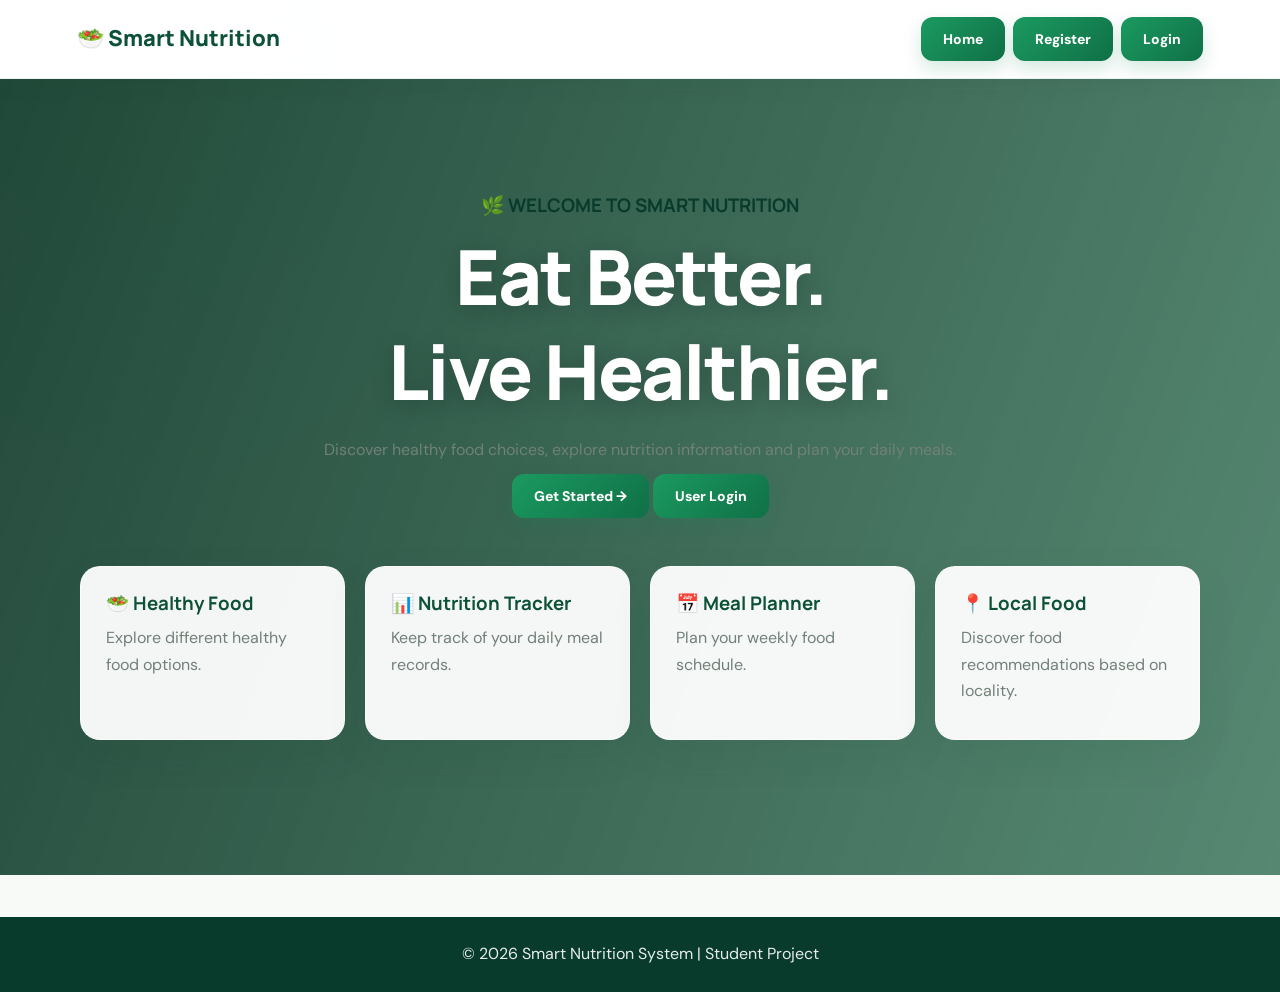
<file: profile.html>
<!DOCTYPE html>
<html lang="en">
<head>
    <title>My Profile - Smart Nutrition</title>
    <link rel="stylesheet" href="style.css">

<link rel="stylesheet" href="style.css"></head>

<body>

<header>
    <h2>🥗 Smart Nutrition</h2>
    <a href="index.html" style="color:white">Dashboard</a>
</header>

<section class="page">
    <h1>My Profile</h1>

    <form id="profileForm">
        <input id="profileName" placeholder="Full Name" required>
        <input id="profileEmail" type="email" disabled>
        <input id="profileAge" type="number" placeholder="Age" required>
        <input id="profileLocality" placeholder="Locality" required>

        <select id="profileFood">
            <option value="Vegetarian">Vegetarian</option>
            <option value="Non-Vegetarian">Non-Vegetarian</option>
            <option value="Both">Both</option>
        </select>

        <button type="submit">Update Profile</button>
    </form>

    <p id="profileMessage"></p>
</section>

<script>
const email = sessionStorage.getItem("loggedInUser");
const users = JSON.parse(localStorage.getItem("users")) || [];

const user = users.find(u => u.email === email);

if (!user) {
    alert("Please login first");
    window.location.href = "index.html";
} else {
    profileName.value = user.name;
    profileEmail.value = user.email;
    profileAge.value = user.age;
    profileLocality.value = user.locality;
    profileFood.value = user.food;
}

profileForm.addEventListener("submit", function(e) {
    e.preventDefault();

    const index = users.findIndex(u => u.email === email);

    users[index].name = profileName.value;
    users[index].age = profileAge.value;
    users[index].locality = profileLocality.value;
    users[index].food = profileFood.value;

    localStorage.setItem("users", JSON.stringify(users));

    document.getElementById("profileMessage").innerText =
        "Profile Updated Successfully!";
});
</script>

</body>
</html>
</file>
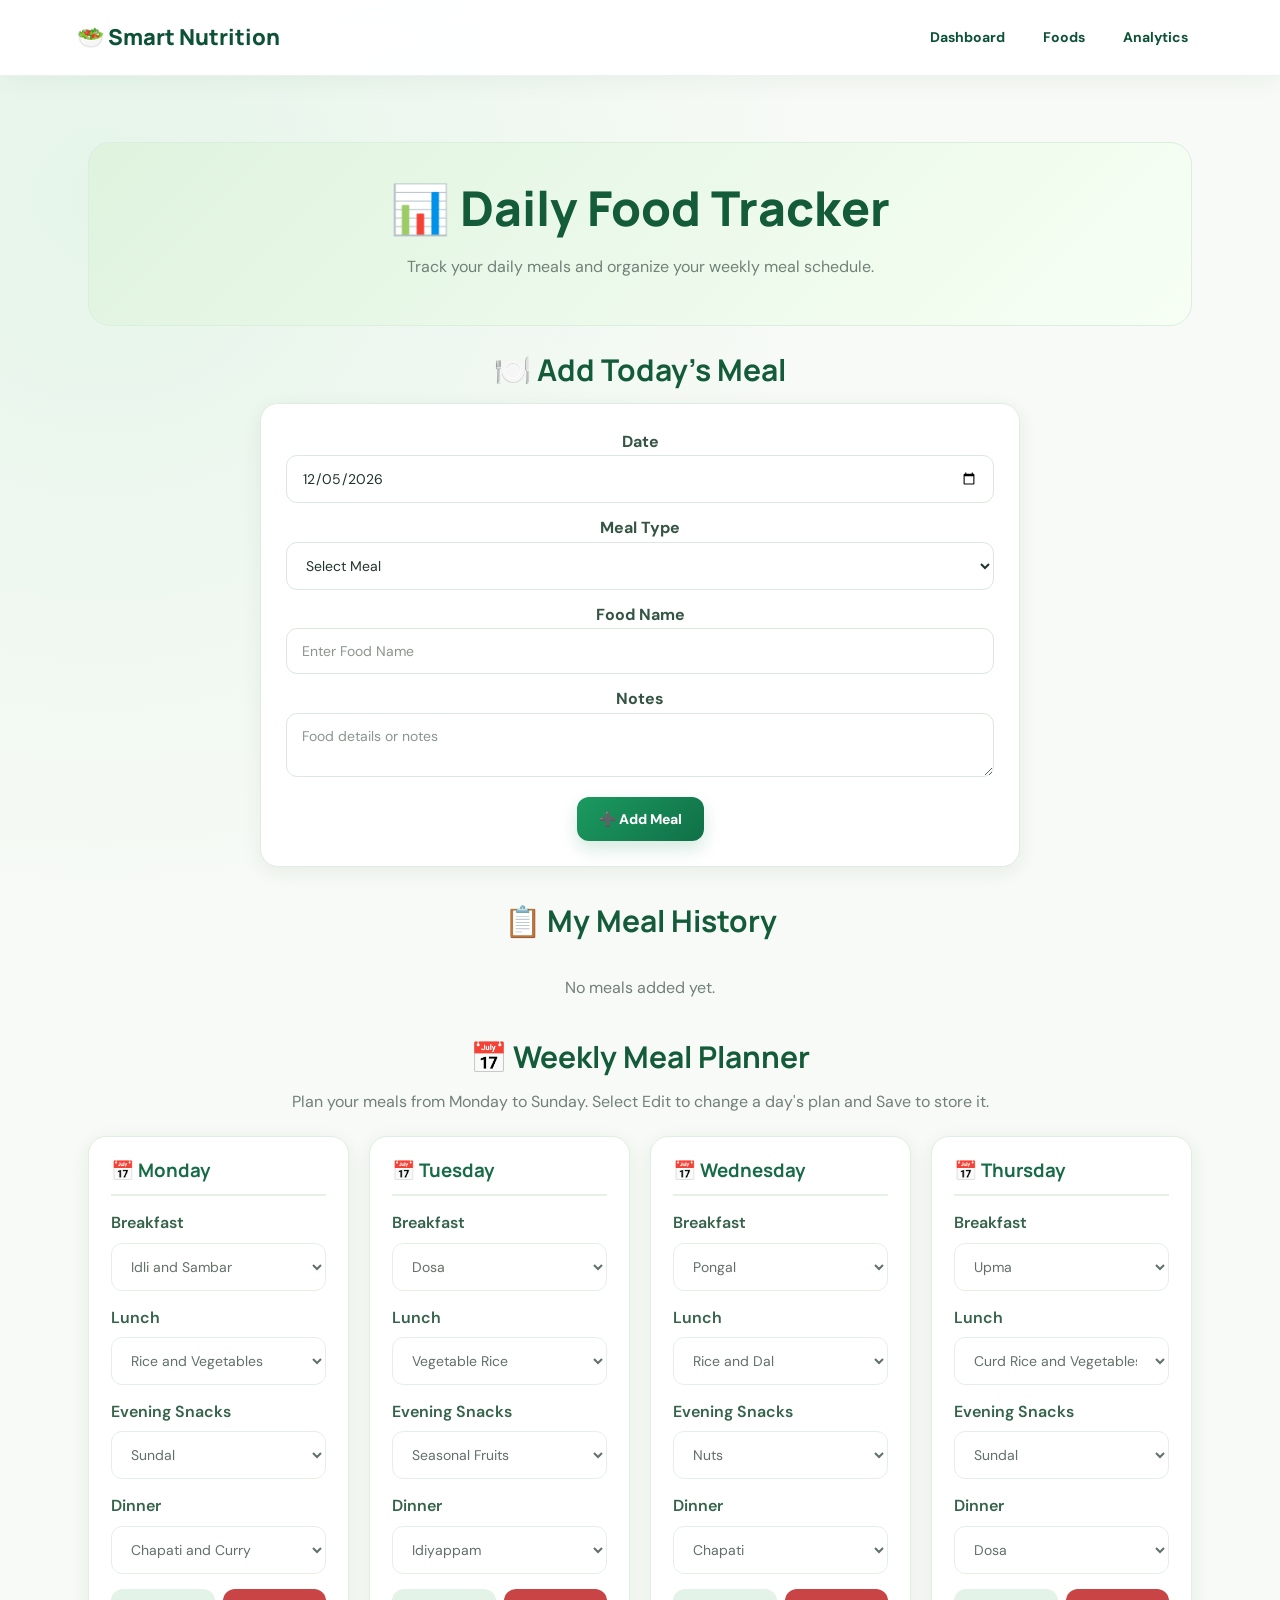
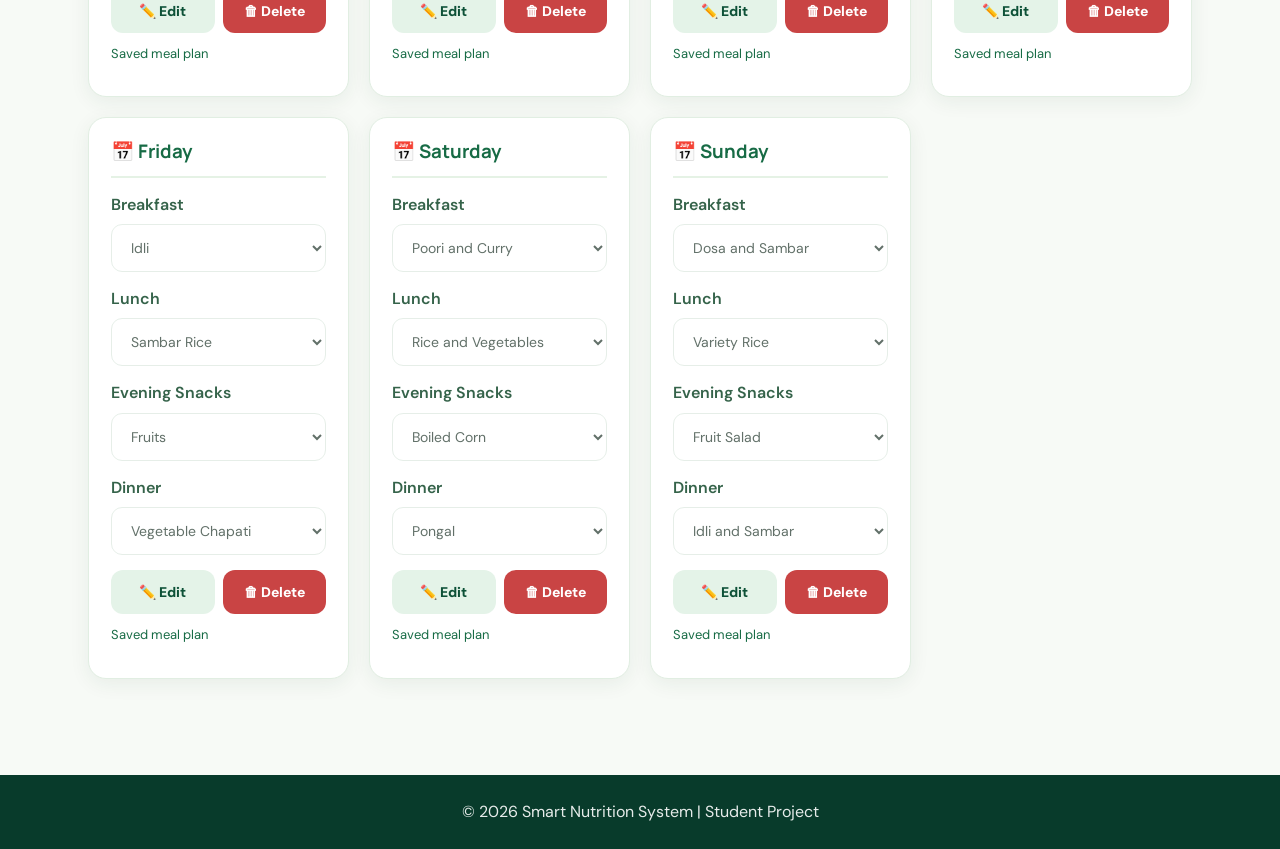
<file: tracker.html>
<!DOCTYPE html>
<html lang="en">
<head>
<meta charset="UTF-8">
<meta name="viewport" content="width=device-width, initial-scale=1.0">
<title>Smart Nutrition - Meal Planner</title>
<link rel="stylesheet" href="style.css">

<style>
.tracker-hero {
    background: linear-gradient(135deg,#dff3df,#f7fff4);
    padding: 35px;
    border-radius: 22px;
    margin-bottom: 25px;
}

.tracker-hero h1 {
    color: #145b39;
}

.tracker-form {
    background: white;
    padding: 25px;
    border-radius: 18px;
    margin-bottom: 35px;
    box-shadow: 0 5px 20px #174b2512;
}

.tracker-form input,
.tracker-form select,
.tracker-form textarea {
    width: 100%;
    margin-bottom: 12px;
}

.meal-history-card {
    background: white;
    padding: 20px;
    border-radius: 16px;
    box-shadow: 0 5px 18px #174b2512;
}

.week-grid {
    display: grid;
    grid-template-columns: repeat(auto-fit,minmax(260px,1fr));
    gap: 20px;
    margin-top: 20px;
}

.day-card {
    background: white;
    border-radius: 18px;
    padding: 22px;
    border: 1px solid #e1eee2;
    box-shadow: 0 5px 20px #174b2512;
}

.day-card h3 {
    color: #176b45;
    border-bottom: 2px solid #e5f2e5;
    padding-bottom: 12px;
}

.planner-field {
    margin: 14px 0;
}

.planner-field label {
    display: block;
    font-weight: 600;
    color: #35634a;
    margin-bottom: 6px;
}

.planner-field input {
    width: 100%;
    padding: 11px;
    border: 1px solid #d5e5d6;
    border-radius: 9px;
    box-sizing: border-box;
}

.planner-field input:disabled {
    background: #f1f5f1;
    color: #555;
}

.planner-buttons {
    display: flex;
    gap: 8px;
    flex-wrap: wrap;
    margin-top: 15px;
}

.planner-buttons button {
    flex: 1;
    min-width: 75px;
    padding: 10px;
}

.edit-btn {
    background: #dcefe0;
    color: #145b39;
}

.delete-btn {
    background: #ffe5e5;
    color: #b32626;
}

.save-btn {
    background: #176b45;
}

.section-heading {
    color: #145b39;
    margin-top: 35px;
}

.status-text {
    color: #176b45;
    font-size: 13px;
    margin-top: 10px;
}

@media(max-width:500px) {
    .tracker-hero { padding: 22px; }
}
</style>
</head>

<body>

<header>
    <h2>🥗 Smart Nutrition</h2>
    <nav>
        <a href="index.html">Dashboard</a>
        <a href="food.html">Foods</a>
        <a href="analytics.html">Analytics</a>
    </nav>
</header>

<section class="page">

    <div class="tracker-hero">
        <h1>📊 Daily Food Tracker</h1>
        <p>Track your daily meals and organize your weekly meal schedule.</p>
    </div>

    <!-- DAILY FOOD TRACKER -->
    <h2 class="section-heading">🍽️ Add Today's Meal</h2>

    <div class="tracker-form">
        <form id="mealForm">

            <label>Date</label>
            <input type="date" id="mealDate" required>

            <label>Meal Type</label>
            <select id="mealType" required>
                <option value="">Select Meal</option>
                <option>Breakfast</option>
                <option>Lunch</option>
                <option>Evening Snacks</option>
                <option>Dinner</option>
            </select>

            <label>Food Name</label>
            <input type="text" id="mealName"
            placeholder="Enter Food Name" required>

            <label>Notes</label>
            <textarea id="mealNotes"
            placeholder="Food details or notes"></textarea>

            <button type="submit">➕ Add Meal</button>
        </form>
    </div>

    <h2 class="section-heading">📋 My Meal History</h2>
    <div id="mealHistory" class="cards"></div>

    <!-- WEEKLY MEAL PLANNER -->
    <h2 class="section-heading">📅 Weekly Meal Planner</h2>

    <p>Plan your meals from Monday to Sunday. Select Edit to change a day's plan and Save to store it.</p>

    <div class="week-grid" id="weeklyPlanner"></div>

</section>

<footer>
    <p>© 2026 Smart Nutrition System | Student Project</p>
</footer>

<script>

// ==================================
// DAILY FOOD TRACKER
// ==================================

const mealForm = document.getElementById("mealForm");

function getMeals() {
    return JSON.parse(localStorage.getItem("mealRecords")) || [];
}

function displayMeals() {
    const meals = getMeals();
    const history = document.getElementById("mealHistory");

    history.replaceChildren();

    if (meals.length === 0) {
        history.innerHTML = "<p>No meals added yet.</p>";
        return;
    }

    meals.forEach((meal, index) => {
        const card = document.createElement("div");
        card.className = "meal-history-card";

        const title = document.createElement("h3");
        title.textContent = meal.name;

        const type = document.createElement("p");
        type.textContent = "Meal: " + meal.type;

        const date = document.createElement("p");
        date.textContent = "Date: " + meal.date;

        const notes = document.createElement("p");
        notes.textContent = "Notes: " + (meal.notes || "No notes");

        const remove = document.createElement("button");
        remove.textContent = "Delete";
        remove.className = "delete-btn";
        remove.addEventListener("click", () => deleteMeal(index));

        card.append(title, type, date, notes, remove);
        history.appendChild(card);
    });
}

mealForm.addEventListener("submit", function(e) {
    e.preventDefault();

    const meals = getMeals();

    meals.push({
        date: document.getElementById("mealDate").value,
        type: document.getElementById("mealType").value,
        name: document.getElementById("mealName").value,
        notes: document.getElementById("mealNotes").value
    });

    localStorage.setItem("mealRecords", JSON.stringify(meals));

    mealForm.reset();
    displayMeals();

    alert("Meal Added Successfully!");
});

function deleteMeal(index) {
    const meals = getMeals();

    meals.splice(index, 1);

    localStorage.setItem("mealRecords", JSON.stringify(meals));
    displayMeals();
}


// ==================================
// WEEKLY MEAL PLANNER
// ==================================

const days = [
    "Monday",
    "Tuesday",
    "Wednesday",
    "Thursday",
    "Friday",
    "Saturday",
    "Sunday"
];

const mealTypes = [
    "Breakfast",
    "Lunch",
    "Evening Snacks",
    "Dinner"
];

const defaultPlan = {
    Monday: {
        Breakfast: "Idli and Sambar",
        Lunch: "Rice and Vegetables",
        "Evening Snacks": "Sundal",
        Dinner: "Chapati and Curry"
    },
    Tuesday: {
        Breakfast: "Dosa",
        Lunch: "Vegetable Rice",
        "Evening Snacks": "Seasonal Fruits",
        Dinner: "Idiyappam"
    },
    Wednesday: {
        Breakfast: "Pongal",
        Lunch: "Rice and Dal",
        "Evening Snacks": "Nuts",
        Dinner: "Chapati"
    },
    Thursday: {
        Breakfast: "Upma",
        Lunch: "Curd Rice and Vegetables",
        "Evening Snacks": "Sundal",
        Dinner: "Dosa"
    },
    Friday: {
        Breakfast: "Idli",
        Lunch: "Sambar Rice",
        "Evening Snacks": "Fruits",
        Dinner: "Vegetable Chapati"
    },
    Saturday: {
        Breakfast: "Poori and Curry",
        Lunch: "Rice and Vegetables",
        "Evening Snacks": "Boiled Corn",
        Dinner: "Pongal"
    },
    Sunday: {
        Breakfast: "Dosa and Sambar",
        Lunch: "Variety Rice",
        "Evening Snacks": "Fruit Salad",
        Dinner: "Idli and Sambar"
    }
};

function getWeeklyPlan() {
    const saved = localStorage.getItem("weeklyMealPlan");

    if (saved) {
        return JSON.parse(saved);
    }

    return JSON.parse(JSON.stringify(defaultPlan));
}

let weeklyPlan = getWeeklyPlan();

// Food options from Food Database and Admin Panel
function getFoodOptions() {
    const localFoodNames = [
        "Idli and Sambar",
        "Ragi Koozh",
        "Vegetable Pongal",
        "Sundal",
        "Fish Curry",
        "Egg Curry"
    ];

    const adminFoods =
        JSON.parse(localStorage.getItem("foods")) || [];

    const adminFoodNames = adminFoods.map(food => food.name);

    const defaultFoodNames = [];

    days.forEach(day => {
        mealTypes.forEach(type => {
            const name = defaultPlan[day][type];
            if (name) defaultFoodNames.push(name);
        });
    });

    return [...new Set([
        ...localFoodNames,
        ...adminFoodNames,
        ...defaultFoodNames
    ])].sort();
}


function displayWeeklyPlan() {
    const planner = document.getElementById("weeklyPlanner");

    planner.replaceChildren();

    days.forEach(day => {
        const card = document.createElement("div");
        card.className = "day-card";

        const heading = document.createElement("h3");
        heading.textContent = "📅 " + day;

        card.appendChild(heading);

        mealTypes.forEach(type => {
            const field = document.createElement("div");
            field.className = "planner-field";

            const label = document.createElement("label");
            label.textContent = type;

const input = document.createElement("select");

input.id = day + "-" + type.replaceAll(" ", "");
input.disabled = true;

const placeholder = document.createElement("option");
placeholder.value = "";
placeholder.textContent = "Select Food";
input.appendChild(placeholder);

const foodOptions = getFoodOptions();

foodOptions.forEach(foodName => {
    const option = document.createElement("option");
    option.value = foodName;
    option.textContent = foodName;
    input.appendChild(option);
});

input.value = weeklyPlan[day][type] || "";

            

            field.append(label, input);
            card.appendChild(field);
        });

        const buttons = document.createElement("div");
        buttons.className = "planner-buttons";

        const edit = document.createElement("button");
        edit.textContent = "✏️ Edit";
        edit.className = "edit-btn";
        edit.addEventListener("click", () => editDay(day));

        const save = document.createElement("button");
        save.textContent = "💾 Save";
        save.className = "save-btn";
        save.style.display = "none";
        save.addEventListener("click", () => saveDay(day));

        const remove = document.createElement("button");
        remove.textContent = "🗑 Delete";
        remove.className = "delete-btn";
        remove.addEventListener("click", () => deleteDay(day));

        buttons.append(edit, save, remove);
        card.appendChild(buttons);

        const status = document.createElement("p");
        status.className = "status-text";
        status.id = "status-" + day;
        status.textContent = "Saved meal plan";
        card.appendChild(status);

        planner.appendChild(card);
    });
}

function editDay(day) {
    mealTypes.forEach(type => {
        const input = document.getElementById(
            day + "-" + type.replaceAll(" ", "")
        );

        input.disabled = false;
    });

    const card = document.getElementById("status-" + day)
        .parentElement;

    card.querySelector(".save-btn").style.display = "inline-block";
    card.querySelector(".edit-btn").style.display = "none";

    document.getElementById("status-" + day).textContent =
        "Editing " + day + "'s meal plan";
}

function saveDay(day) {
    mealTypes.forEach(type => {
        const input = document.getElementById(
            day + "-" + type.replaceAll(" ", "")
        );

        weeklyPlan[day][type] = input.value.trim();
        input.disabled = true;
    });

    localStorage.setItem("weeklyMealPlan", JSON.stringify(weeklyPlan));

    const card = document.getElementById("status-" + day)
        .parentElement;

    card.querySelector(".save-btn").style.display = "none";
    card.querySelector(".edit-btn").style.display = "inline-block";

    document.getElementById("status-" + day).textContent =
        "✓ " + day + "'s plan saved successfully";

    alert(day + " Meal Plan Saved!");
}

function deleteDay(day) {
    const confirmDelete = confirm(
        "Delete " + day + "'s meal plan?"
    );

    if (!confirmDelete) return;

    weeklyPlan[day] = {
        Breakfast: "",
        Lunch: "",
        "Evening Snacks": "",
        Dinner: ""
    };

    localStorage.setItem("weeklyMealPlan", JSON.stringify(weeklyPlan));

    displayWeeklyPlan();

    alert(day + "'s meal plan deleted!");
}

// Initial display
displayMeals();
displayWeeklyPlan();

// Set today's date automatically
document.getElementById("mealDate").value =
    new Date().toISOString().split("T")[0];

</script>

</body>
</html>
</file>
<file: style.css>
@import url('https://fonts.googleapis.com/css2?family=DM+Sans:wght@400;500;600;700;800&family=Manrope:wght@500;600;700;800&display=swap');

:root {
    --green: #168653;
    --green-dark: #0d5137;
    --green-deep: #083b2b;
    --green-soft: #eaf6ee;
    --mint: #d7f1df;
    --cream: #f7faf6;
    --white: #ffffff;
    --ink: #20352a;
    --muted: #718078;
    --line: #e1ebe3;
    --shadow: 0 14px 40px rgba(20, 70, 42, .09);
    --radius: 20px;
}

* {
    margin: 0;
    padding: 0;
    box-sizing: border-box;
}

html {
    scroll-behavior: smooth;
}

body {
    min-height: 100vh;
    font-family: 'DM Sans', Arial, sans-serif;
    color: var(--ink);
    background:
        radial-gradient(circle at 8% 8%, rgba(215, 241, 223, .55), transparent 28%),
        var(--cream);
    line-height: 1.65;
}

h1, h2, h3, h4, h5, h6 {
    font-family: 'Manrope', 'DM Sans', sans-serif;
    color: var(--green-deep);
    line-height: 1.25;
}

p {
    color: var(--muted);
}

a {
    color: var(--green);
}

.hidden {
    display: none !important;
}

/* NAVIGATION */
header,
.site-header {
    position: relative;
    z-index: 10;
    display: flex;
    justify-content: space-between;
    align-items: center;
    flex-wrap: wrap;
    gap: 16px;
    padding: 17px clamp(18px, 6vw, 82px);
    background: rgba(255, 255, 255, .94);
    border-bottom: 1px solid rgba(20, 90, 53, .08);
    box-shadow: 0 5px 24px rgba(20, 70, 42, .05);
    backdrop-filter: blur(14px);
}

header h2 {
    margin: 0;
    color: var(--green-dark) !important;
    font-family: 'Manrope', sans-serif;
    font-size: 22px;
    font-weight: 800;
}

header nav,
.site-nav {
    display: flex;
    align-items: center;
    flex-wrap: wrap;
    gap: 8px;
    padding: 0;
    background: transparent;
    box-shadow: none;
}

header nav a,
header > a,
.site-nav a {
    display: inline-flex;
    align-items: center;
    justify-content: center;
    padding: 9px 15px;
    color: var(--green-dark) !important;
    text-decoration: none;
    font-size: 14px;
    font-weight: 700;
    border-radius: 999px;
    transition: background .2s ease, color .2s ease, transform .2s ease;
}

header nav a:hover,
header > a:hover,
.site-nav a:hover {
    color: var(--green-dark) !important;
    background: var(--green-soft);
    transform: translateY(-1px);
}

.brand {
    color: var(--green-dark) !important;
    font-family: 'Manrope', sans-serif;
    font-size: 21px;
    font-weight: 800;
    text-decoration: none;
}

/* GENERAL PAGE LAYOUT */
main {
    min-width: 0;
}

.page {
    width: min(1160px, 92%);
    margin: 38px auto;
    padding: 28px;
    text-align: center;
}

.page h1 {
    margin-bottom: 16px;
    font-size: clamp(30px, 4vw, 48px);
    font-weight: 800;
}

.page h2 {
    margin: 24px 0 14px;
    font-size: clamp(22px, 3vw, 30px);
}

.page p {
    margin: 10px 0;
}

button,
.btn {
    display: inline-flex;
    align-items: center;
    justify-content: center;
    gap: 8px;
    min-height: 44px;
    padding: 12px 22px;
    border: 0;
    border-radius: 12px;
    background: linear-gradient(135deg, #1b9a60, #107047);
    color: #fff !important;
    font-family: inherit;
    font-size: 14px;
    font-weight: 800;
    text-decoration: none;
    cursor: pointer;
    box-shadow: 0 8px 18px rgba(22, 134, 83, .18);
    transition: transform .2s ease, box-shadow .2s ease, filter .2s ease;
}

button:hover,
.btn:hover {
    transform: translateY(-2px);
    box-shadow: 0 12px 24px rgba(22, 134, 83, .23);
    filter: brightness(.98);
}

button:focus-visible,
a:focus-visible,
input:focus-visible,
select:focus-visible,
textarea:focus-visible {
    outline: 3px solid rgba(22, 134, 83, .25);
    outline-offset: 2px;
}

/* HOME HERO */
#home.page {
    width: 100%;
    max-width: none;
    min-height: 580px;
    margin: 0;
    padding: clamp(65px, 9vw, 115px) 6%;
    display: flex;
    flex-direction: column;
    align-items: center;
    justify-content: center;
    overflow: hidden;
    background:
        linear-gradient(110deg, rgba(5, 48, 32, .88), rgba(10, 83, 52, .68)),
        url("https://images.unsplash.com/photo-1470252649378-9c29740c9fa8?w=1920") center/cover no-repeat;
    color: #fff !important;
}

#home > p:first-child {
    color: #c9f6d8 !important;
    font-size: 13px;
    font-weight: 800;
    letter-spacing: 3px;
}

#home h1 {
    max-width: 850px;
    margin: 12px 0 18px;
    color: #fff !important;
    font-size: clamp(42px, 7vw, 76px);
    font-weight: 800;
    letter-spacing: -2px;
    text-shadow: 0 4px 22px rgba(0, 0, 0, .22);
}

#home > p:not(:first-child) {
    max-width: 680px;
    color: rgba(255, 255, 255, .92) !important;
    font-size: clamp(16px, 2vw, 19px);
}

#home > button {
    margin-top: 18px;
    background: #fff !important;
    color: var(--green-dark) !important;
    box-shadow: none;
}

#home > button + button {
    background: rgba(255, 255, 255, .12) !important;
    color: #fff !important;
    border: 1px solid rgba(255, 255, 255, .65);
}

#home .cards {
    width: min(1120px, 100%);
    margin: 48px auto 20px;
}

#home .card {
    background: rgba(255, 255, 255, .95) !important;
    border: 1px solid rgba(255, 255, 255, .55);
    text-align: left;
}

#home .card h3 {
    color: var(--green-dark) !important;
}

#home .card p {
    color: var(--muted) !important;
    text-shadow: none;
}

/* CARDS AND GRIDS */
.cards,
.info-grid,
.week-grid,
.stats {
    display: grid;
    grid-template-columns: repeat(auto-fit, minmax(215px, 1fr));
    gap: 20px;
    margin: 26px 0;
}

.card,
.food-card,
.stat-card,
.panel,
.info-card,
.meal-history-card,
.day-card,
.admin-section {
    background: var(--white);
    border: 1px solid var(--line);
    border-radius: var(--radius);
    box-shadow: var(--shadow);
}

.card {
    padding: 25px;
    text-align: center;
    transition: transform .2s ease, box-shadow .2s ease;
}

.card:hover,
.food-card:hover {
    transform: translateY(-5px);
    box-shadow: 0 18px 38px rgba(20, 70, 42, .13);
}

.card h3,
.food-card h3 {
    color: var(--green-dark);
    margin-bottom: 9px;
}

.card p,
.food-card p {
    color: var(--muted);
}

/* REGISTER / LOGIN */
.auth-page:not(.hidden) {
    display: block;
    width: 100%;
    max-width: none;
    min-height: 82vh;
    margin: 0;
    padding: clamp(35px, 6vw, 70px) 6%;
    text-align: left;
    background:
        linear-gradient(105deg, rgba(5, 42, 28, .88), rgba(7, 67, 43, .60)),
        url("https://images.unsplash.com/photo-1470252649378-9c29740c9fa8?w=1920") center/cover no-repeat;
}

.auth-layout {
    width: min(1160px, 100%);
    min-height: 560px;
    margin: auto;
    display: grid;
    grid-template-columns: minmax(0, 1fr) minmax(320px, 460px);
    align-items: center;
    gap: clamp(25px, 6vw, 75px);
}

.auth-copy {
    padding: 20px;
    color: #fff !important;
}

.auth-copy *,
#register .auth-copy *,
#login .auth-copy * {
    color: #fff !important;
    -webkit-text-fill-color: #fff !important;
    text-shadow: 0 2px 12px rgba(0, 0, 0, .28);
}

.auth-copy .auth-tag {
    color: #c9f6d8 !important;
    -webkit-text-fill-color: #c9f6d8 !important;
    font-size: 13px;
    font-weight: 800;
    letter-spacing: 2.5px;
}

.auth-copy h1 {
    margin: 15px 0 20px;
    font-size: clamp(42px, 6vw, 68px);
    font-weight: 800;
}

.auth-copy > p {
    max-width: 510px;
    color: #f3fff6 !important;
    font-size: 17px;
}

.auth-benefits {
    margin-top: 25px;
}

.auth-benefits p {
    margin: 12px 0;
    color: #fff !important;
    font-weight: 600;
}

.auth-card {
    width: 100%;
    padding: clamp(24px, 4vw, 38px);
    background: rgba(255, 255, 255, .98);
    border: 1px solid rgba(255, 255, 255, .65);
    border-radius: 24px;
    box-shadow: 0 24px 65px rgba(0, 0, 0, .24);
    backdrop-filter: blur(14px);
}

.auth-card h2 {
    margin: 0 0 5px;
    color: var(--green-dark) !important;
    text-align: center;
    font-size: 28px;
}

.auth-subtitle {
    margin: 0 0 20px !important;
    color: var(--muted) !important;
    text-align: center;
    font-size: 14px;
}

.auth-card form {
    width: 100%;
    max-width: none;
    margin: 18px 0;
    padding: 0;
    display: flex;
    flex-direction: column;
    gap: 9px;
    background: transparent;
    border: 0;
    border-radius: 0;
    box-shadow: none;
}

.auth-card label,
#register .auth-card label,
#login .auth-card label {
    margin-top: 7px;
    color: #345444 !important;
    font-size: 13px;
    font-weight: 800;
}

.auth-card input,
.auth-card select,
.auth-card textarea {
    width: 100%;
    min-height: 46px;
    margin: 0;
    padding: 12px 14px !important;
    color: var(--ink) !important;
    background: #f8fbf8 !important;
    border: 1px solid #dce9df !important;
    border-radius: 11px !important;
    font: inherit;
}

.auth-card input::placeholder {
    color: #89968e !important;
}

.auth-card form button {
    width: 100%;
    margin: 15px 0 4px;
    background: linear-gradient(135deg, #1b9a60, #107047) !important;
    color: #fff !important;
}

.auth-switch {
    margin-top: 18px !important;
    color: #64746a !important;
    text-align: center;
    font-size: 13px;
}

.auth-switch a {
    color: var(--green) !important;
    font-weight: 800;
    text-decoration: none;
}

.auth-switch a:hover {
    text-decoration: underline;
}

/* GENERAL FORMS */
form:not(.auth-card form) {
    color: var(--ink);
}

input,
select,
textarea {
    width: 100%;
    max-width: 100%;
    padding: 13px 15px;
    color: var(--ink);
    background: #fff;
    border: 1px solid #dce8df;
    border-radius: 11px;
    font-family: inherit;
    font-size: 14px;
}

input::placeholder,
textarea::placeholder {
    color: #89968e;
}

input:focus,
select:focus,
textarea:focus {
    border-color: var(--green);
    outline: none;
    box-shadow: 0 0 0 3px rgba(22, 134, 83, .11);
}

label {
    color: #345444;
    font-weight: 700;
}

/* FOOD PAGE */
.food-hero,
.tracker-hero {
    margin-bottom: 28px;
    padding: clamp(28px, 5vw, 48px);
    border: 1px solid #dceee0;
    border-radius: 24px;
    background: linear-gradient(135deg, #e4f5e8, #fbfff9);
    text-align: center;
}

.food-hero h1,
.tracker-hero h1 {
    color: var(--green-dark);
}

.search-area {
    display: flex;
    justify-content: center;
    flex-wrap: wrap;
    gap: 12px;
    margin: 24px 0;
}

.search-area input,
.search-area select {
    max-width: 330px;
}


.food-card {
    background: #ffffff;
    padding: 16px;
    border-radius: 20px;
    box-shadow: 0 6px 25px rgba(20, 80, 45, 0.10);
    border: 1px solid #e3eee4;
    text-align: left;
    overflow: hidden;
    transition: 0.3s ease;
}

.food-card:hover {
    transform: translateY(-6px);
    box-shadow: 0 12px 30px rgba(20, 80, 45, 0.16);
}

.food-card-image {
    width: 100%;
    height: 190px;
    object-fit: cover;
    border-radius: 14px;
    margin-bottom: 15px;
}

.food-card h3 {
    color: #176b45;
    margin-bottom: 10px;
}

.food-card p {
    color: #52665a;
    line-height: 1.6;
}

.food-card .details-btn {
    width: 100%;
    padding: 12px;
    border-radius: 10px;
    background: #176b45;
    color: white;
    border: none;
    cursor: pointer;
}


.food-icon {
    width: 72px;
    height: 72px;
    display: grid;
    place-items: center;
    margin-bottom: 14px;
    border-radius: 18px;
    background: var(--green-soft);
    font-size: 38px;
}

.tag {
    display: inline-block;
    padding: 5px 12px;
    color: var(--green-dark);
    background: var(--green-soft);
    border-radius: 999px;
    font-size: 12px;
    font-weight: 800;
}

.details-btn {
    width: 100%;
    margin-top: 14px;
}

.modal {
    background: rgba(5, 30, 20, .72);
    backdrop-filter: blur(5px);
}

.modal-content {
    color: var(--ink);
    background: #fff;
    border: 1px solid var(--line);
    border-radius: 22px;
    box-shadow: 0 25px 70px rgba(0, 0, 0, .25);
}

.modal-content h2,
.modal-content h3 {
    color: var(--green-dark);
}

.food-detail-image {
    border-radius: 16px;
}

.nutrition-item {
    background: var(--green-soft);
    border-radius: 13px;
    color: var(--green-dark);
}

/* TRACKER AND WEEKLY PLANNER */
.tracker-form {
    max-width: 760px;
    margin: 0 auto 35px;
    padding: 25px;
    background: #fff;
    border: 1px solid var(--line);
    border-radius: 20px;
    box-shadow: var(--shadow);
}

.tracker-form form {
    max-width: none;
    margin: 0;
    padding: 0;
    background: transparent;
    box-shadow: none;
}

.meal-history-card,
.day-card {
    padding: 22px;
    text-align: left;
}

.meal-history-card h3,
.day-card h3 {
    color: var(--green-dark);
}

.day-card h3 {
    padding-bottom: 12px;
    border-bottom: 1px solid var(--line);
}

.planner-field {
    margin: 14px 0;
}

.planner-field label {
    display: block;
    margin-bottom: 6px;
}

.planner-field input {
    width: 100%;
}

.planner-buttons {
    display: flex;
    flex-wrap: wrap;
    gap: 8px;
    margin-top: 14px;
}

.planner-buttons button {
    flex: 1;
    min-width: 75px;
}

.edit-btn {
    color: var(--green-dark) !important;
    background: #e4f3e8 !important;
    box-shadow: none;
}

.delete-btn,
.delete-message {
    color: #fff !important;
    background: #c94444 !important;
    box-shadow: none;
}

.save-btn {
    background: var(--green) !important;
}

/* PROFILE PAGE */
#profileForm {
    max-width: 600px;
    margin: 25px auto;
    padding: 28px;
    background: #fff;
    border: 1px solid var(--line);
    border-radius: 20px;
    box-shadow: var(--shadow);
}

#profileForm input,
#profileForm select {
    margin: 5px 0 12px;
}

#profileMessage {
    color: var(--green-dark);
    font-weight: 700;
}

/* ANALYTICS PAGE */
.layout {
    display: flex;
    min-height: 100vh;
}

.sidebar {
    width: 250px;
    flex-shrink: 0;
    padding: 28px 17px;
    background: linear-gradient(180deg, #0d5137, #083b2b);
    color: #fff;
}

.sidebar h2 {
    margin: 0 0 30px;
    color: #fff;
    font-size: 20px;
}

.sidebar a {
    display: block;
    margin: 7px 0;
    padding: 12px 14px;
    color: rgba(255, 255, 255, .88);
    text-decoration: none;
    border-radius: 10px;
    font-weight: 600;
    transition: background .2s ease;
}

.sidebar a:hover,
.sidebar a.active {
    color: #fff;
    background: rgba(255, 255, 255, .15);
}

.layout main {
    flex: 1;
    min-width: 0;
    padding: clamp(18px, 3vw, 36px);
}

.topbar {
    display: flex;
    justify-content: space-between;
    align-items: center;
    flex-wrap: wrap;
    gap: 15px;
    margin-bottom: 25px;
}

.topbar h1 {
    margin-bottom: 5px;
}

.stat-card {
    padding: 24px;
}

.stat-card h3 {
    margin-bottom: 12px;
    color: var(--green-dark);
    font-size: 15px;
}

.stat-card h1 {
    margin: 0;
    color: var(--green);
    font-size: 34px;
}

.panel {
    margin-bottom: 22px;
    padding: 24px;
}

.panel h2 {
    margin-bottom: 8px;
}

.bar-row {
    display: grid;
    grid-template-columns: 110px minmax(70px, 1fr) 35px;
    align-items: center;
    gap: 12px;
    margin: 18px 0;
}

.bar {
    height: 13px;
    overflow: hidden;
    background: #e7f0e9;
    border-radius: 99px;
}

.bar-fill {
    height: 100%;
    background: linear-gradient(90deg, #49b879, #168653);
    border-radius: 99px;
}

.table-container {
    overflow-x: auto;
}

table {
    width: 100%;
    border-collapse: collapse;
    background: #fff;
}

th,
td {
    padding: 13px;
    color: var(--ink);
    text-align: left;
    border-bottom: 1px solid var(--line);
}

th {
    color: var(--green-dark);
    background: #f0f8f2;
    font-weight: 800;
}

tr:hover td {
    background: #fbfefb;
}

/* ABOUT AND CONTACT */
.info-page {
    width: min(1000px, 92%);
    margin: 38px auto;
}

.info-hero {
    padding: clamp(35px, 6vw, 60px) 25px;
    color: #fff;
    text-align: center;
    border-radius: 24px;
    background: linear-gradient(120deg, #0d5137, #36a66e);
    box-shadow: var(--shadow);
}

.info-hero h1,
.info-hero p {
    color: #fff;
}

.info-hero h1 {
    margin: 10px 0;
    font-size: clamp(30px, 5vw, 46px);
}

.info-hero p {
    max-width: 680px;
    margin: 10px auto;
}

.eyebrow {
    font-size: 12px;
    font-weight: 800;
    letter-spacing: 2px;
}

.info-card {
    margin-top: 22px;
    padding: 28px;
    line-height: 1.8;
}

.info-card h2,
.info-card h3 {
    margin: 0 0 12px;
    color: var(--green-dark);
}

.info-grid .info-card {
    margin-top: 0;
}

.notice {
    margin: 22px 0;
    padding: 16px 18px;
    color: #365b43;
    background: #eaf6ee;
    border-left: 4px solid var(--green);
    border-radius: 10px;
}

.contact-card {
    max-width: 680px;
    margin: 25px auto;
}

.contact-card form {
    max-width: none;
    margin: 0;
    padding: 0;
    background: transparent;
    box-shadow: none;
}

.contact-card label {
    display: block;
    margin: 10px 0 5px;
}

.contact-card textarea {
    resize: vertical;
}

#contactStatus {
    color: var(--green-dark);
    font-weight: 700;
}

/* ADMIN */
.admin-section {
    margin: 24px 0;
    padding: 25px;
    overflow-x: auto;
}

.admin-section h2 {
    color: var(--green-dark);
}

.admin-section table {
    min-width: 650px;
}

.admin-section th {
    color: #fff;
    background: var(--green-dark);
}

.admin-section td,
.admin-section th {
    padding: 12px;
    text-align: left;
}

.admin-section tr:nth-child(even) {
    background: #f3faf4;
}

.message-card {
    margin: 12px 0;
    padding: 17px;
    background: #f8fcf8;
    border: 1px solid var(--line);
    border-radius: 13px;
}

/* FOOTER */
footer,
.site-footer {
    margin-top: 42px;
    padding: 24px;
    color: #fff;
    background: var(--green-deep);
    text-align: center;
}

footer p,
.site-footer p {
    margin: 0;
    color: rgba(255, 255, 255, .9);
}

/* RESPONSIVE */
@media (max-width: 900px) {
    .auth-layout {
        grid-template-columns: 1fr;
        gap: 20px;
    }

    .auth-copy {
        text-align: center;
    }

    .auth-copy > p {
        margin-left: auto;
        margin-right: auto;
    }

    .auth-benefits {
        display: none;
    }

    .auth-card {
        max-width: 520px;
        margin: auto;
    }

    .sidebar {
        width: 215px;
    }
}

@media (max-width: 700px) {
    header,
    .site-header {
        flex-direction: column;
        align-items: center;
        padding: 16px;
    }

    header nav,
    .site-nav {
        justify-content: center;
    }

    .page {
        width: 94%;
        margin: 22px auto;
        padding: 16px;
    }

    #home.page {
        min-height: 520px;
        padding: 60px 18px;
    }

    #home h1 {
        letter-spacing: -1px;
    }

    .layout {
        flex-direction: column;
    }

    .sidebar {
        width: 100%;
        padding: 18px;
    }

    .sidebar h2 {
        margin-bottom: 12px;
    }

    .sidebar a {
        display: inline-block;
        margin: 3px;
    }

    .layout main {
        padding: 16px;
    }

    .bar-row {
        grid-template-columns: 90px minmax(60px, 1fr) 25px;
        gap: 8px;
    }

    .info-page {
        width: 94%;
        margin: 22px auto;
    }

    .info-card,
    .panel,
    .admin-section {
        padding: 19px;
    }
}

@media (max-width: 480px) {
    header nav a,
    .site-nav a {
        padding: 8px 10px;
        font-size: 13px;
    }

    .auth-page:not(.hidden) {
        padding: 25px 12px;
    }

    .auth-copy {
        padding: 5px;
    }

    .auth-copy h1 {
        font-size: 40px;
    }

    .auth-card {
        padding: 23px 18px;
    }

    .cards,
    .info-grid,
    .week-grid,
    .stats {
        grid-template-columns: 1fr;
    }

    .nutrition-grid {
        grid-template-columns: 1fr 1fr;
    }

    .tracker-form {
        padding: 17px;
    }

    .modal-content {
        padding: 20px;
    }
}

/* DASHBOARD DESIGN */

.dashboard-header {
    text-align: center;
    padding: 30px 15px;
    margin-bottom: 25px;
    background: linear-gradient(135deg, #e1f5e8, #f5fff7);
    border-radius: 18px;
}

.dashboard-header h2 {
    color: #176b3a;
    font-size: 30px;
}

.dashboard-header p {
    color: #456b53;
}

#dashboard > h2 {
    color: #176b3a;
    margin: 28px 0 18px;
}

.dashboard-actions {
    display: flex;
    flex-wrap: wrap;
    justify-content: center;
    gap: 15px;
    margin: 20px 0 30px;
}

.dashboard-actions .btn {
    text-decoration: none;
    text-align: center;
    padding: 13px 20px;
    border-radius: 10px;
    background: #21834a;
    color: white;
    transition: 0.3s;
}

.dashboard-actions .btn:hover {
    background: #145d32;
    transform: translateY(-3px);
}
.hidden {
    display: none !important;
}

/* BEAUTIFUL NUTRITION DETAILS */

.nutrition-grid {
    display: grid;
    grid-template-columns: repeat(2, 1fr);
    gap: 14px;
    margin-top: 20px;
}

.nutrition-grid div {
    background: #f0f8f1;
    border: 1px solid #dceede;
    padding: 18px;
    border-radius: 14px;
    text-align: center;
}

.nutrition-grid h4 {
    color: #176b45;
    margin-bottom: 8px;
}

.nutrition-grid p {
    color: #263d30;
    font-size: 18px;
    font-weight: bold;
}

@media (max-width: 500px) {
    .nutrition-grid {
        grid-template-columns: 1fr 1fr;
    }
}

.food-card-image {
    width: 100%;
    height: 190px;
    object-fit: cover;
    border-radius: 14px;
    display: block;
    margin-bottom: 15px;
}
</file>
